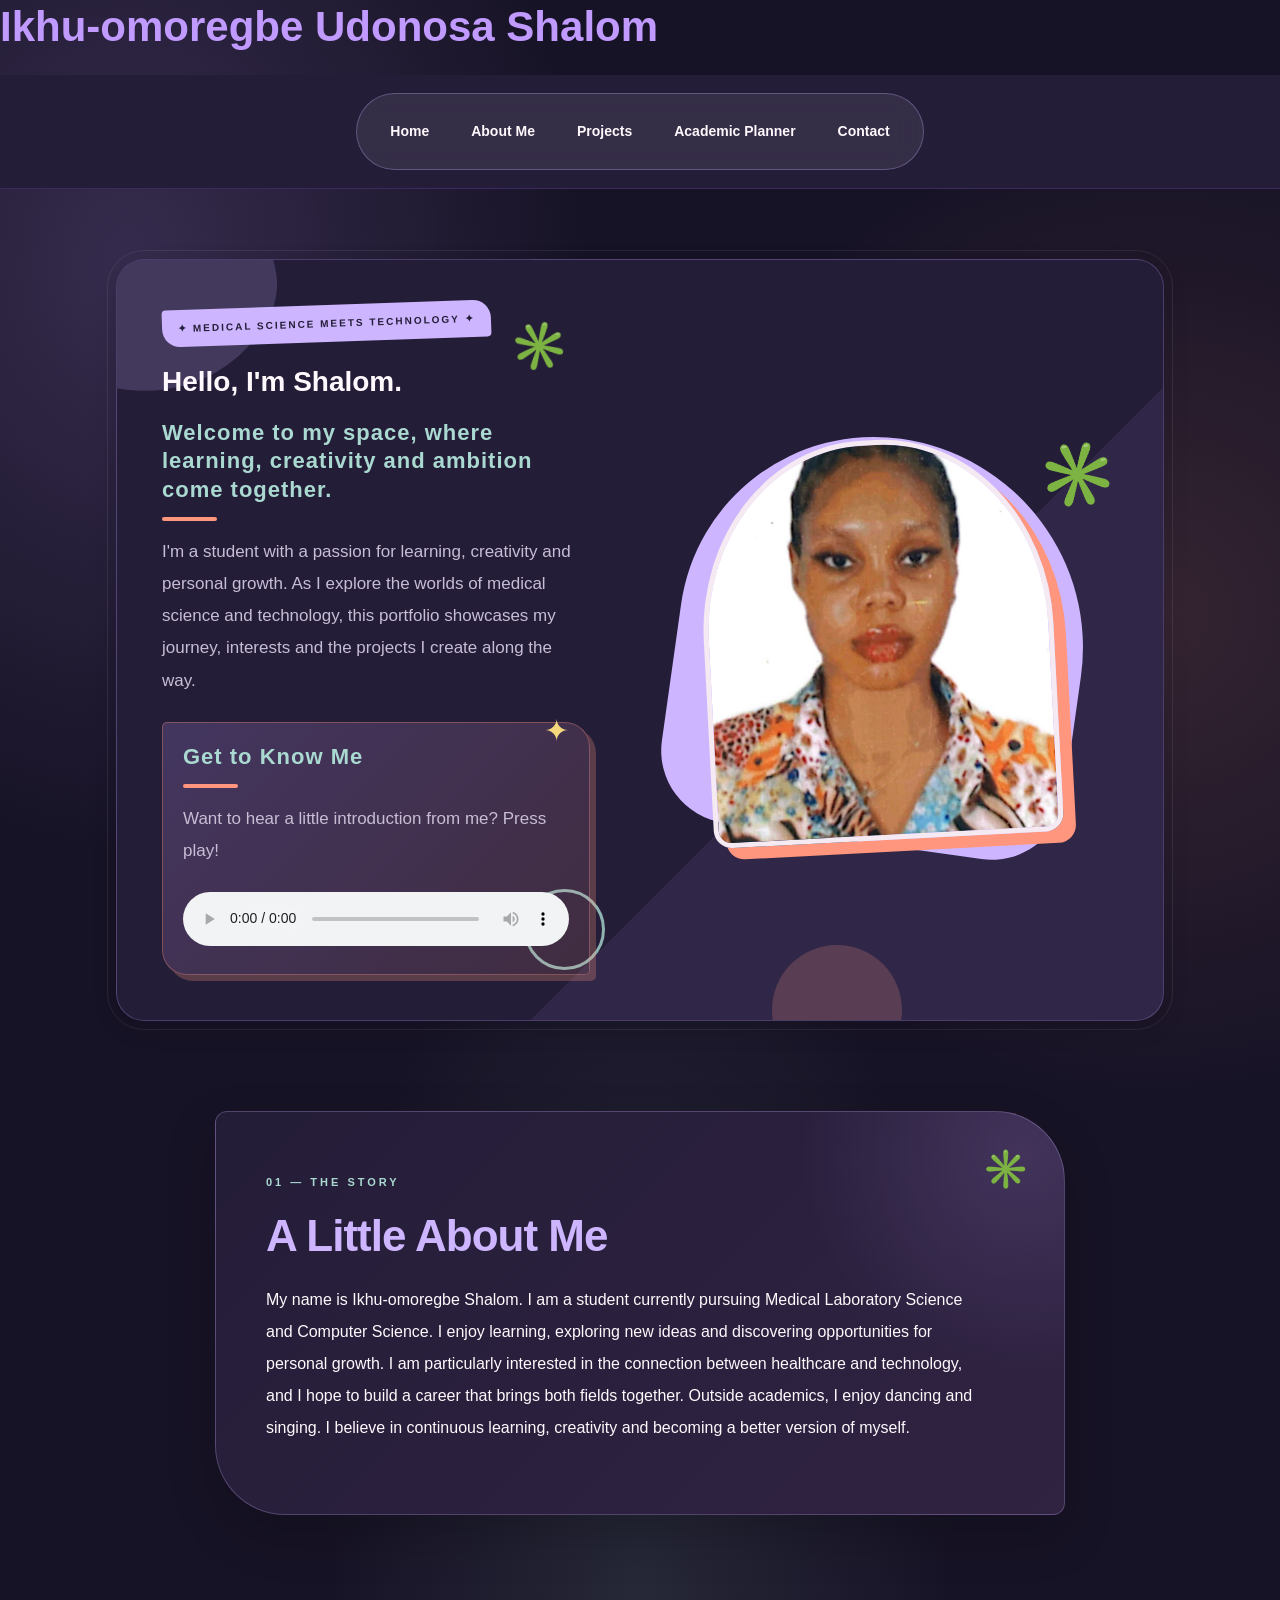
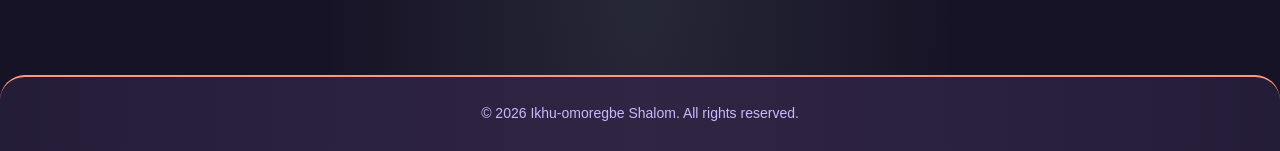
<file: index.html>
<!DOCTYPE html>
<html lang="en">

<head>
      <meta charset="UTF-8">
      <meta name="viewport" content="width=device-width, initial-scale=1.0">
      <link rel="stylesheet" href="style.css">
      <title>Shalom | My Student Portfolio</title>
</head>

<body>
      <header>
        <h1>Ikhu-omoregbe Udonosa Shalom</h1>
      </header>
      <nav>
          <ul>
              <li><a href="index.html">Home</a></li>
              <li><a href="about.html">About Me</a></li>
              <li><a href="projects.html">Projects</a></li>
              <li><a href="planner.html">Academic Planner</a></li>
              <li><a href="contact.html">Contact</a></li>
         </ul>
     </nav>
<main>
      <section class="hero">
        <div class="hero-content">
         <p class="hero-label">✦ MEDICAL SCIENCE MEETS TECHNOLOGY ✦</p>
           <h2>Hello, I'm Shalom.</h2>

           <h3>Welcome to my space, where learning, creativity and ambition come together.</h3>

           <p>
               I'm a student with a passion for learning, creativity and personal growth.
               As I explore the worlds of medical science and technology, this portfolio
               showcases my journey, interests and the projects I create along the way.
          </p>
          <div class="audio-introduction">
    <h3>Get to Know Me</h3>
    <p>Want to hear a little introduction from me? Press play!</p>

    <audio controls>
        <source src="portfolio-introduction.mp4" type="audio/mp4">
        Your browser does not support audio playback.
    </audio>
</div>
</div>

          <div class="hero-image">
              <img src="profile.jpg.jpeg" alt="Portrait of Shalom">
          </div>

        </section>
<!-- BIOGRAPHY SECTION -->
<section class="biography">

    <h2>A Little About Me</h2>

    <p>
        My name is Ikhu-omoregbe Shalom. I am a student
        currently pursuing Medical Laboratory Science
        and Computer Science.

        I enjoy learning, exploring new ideas and discovering
        opportunities for personal growth. I am particularly
        interested in the connection between healthcare
        and technology, and I hope to build a career that
        brings both fields together.

        Outside academics, I enjoy dancing and singing.
        I believe in continuous learning, creativity and
        becoming a better version of myself.
    </p>

</section>

</main>
<footer>
    <p>&copy; 2026 Ikhu-omoregbe Shalom. All rights reserved.</p>
</footer>

</body>
</html>
</file>
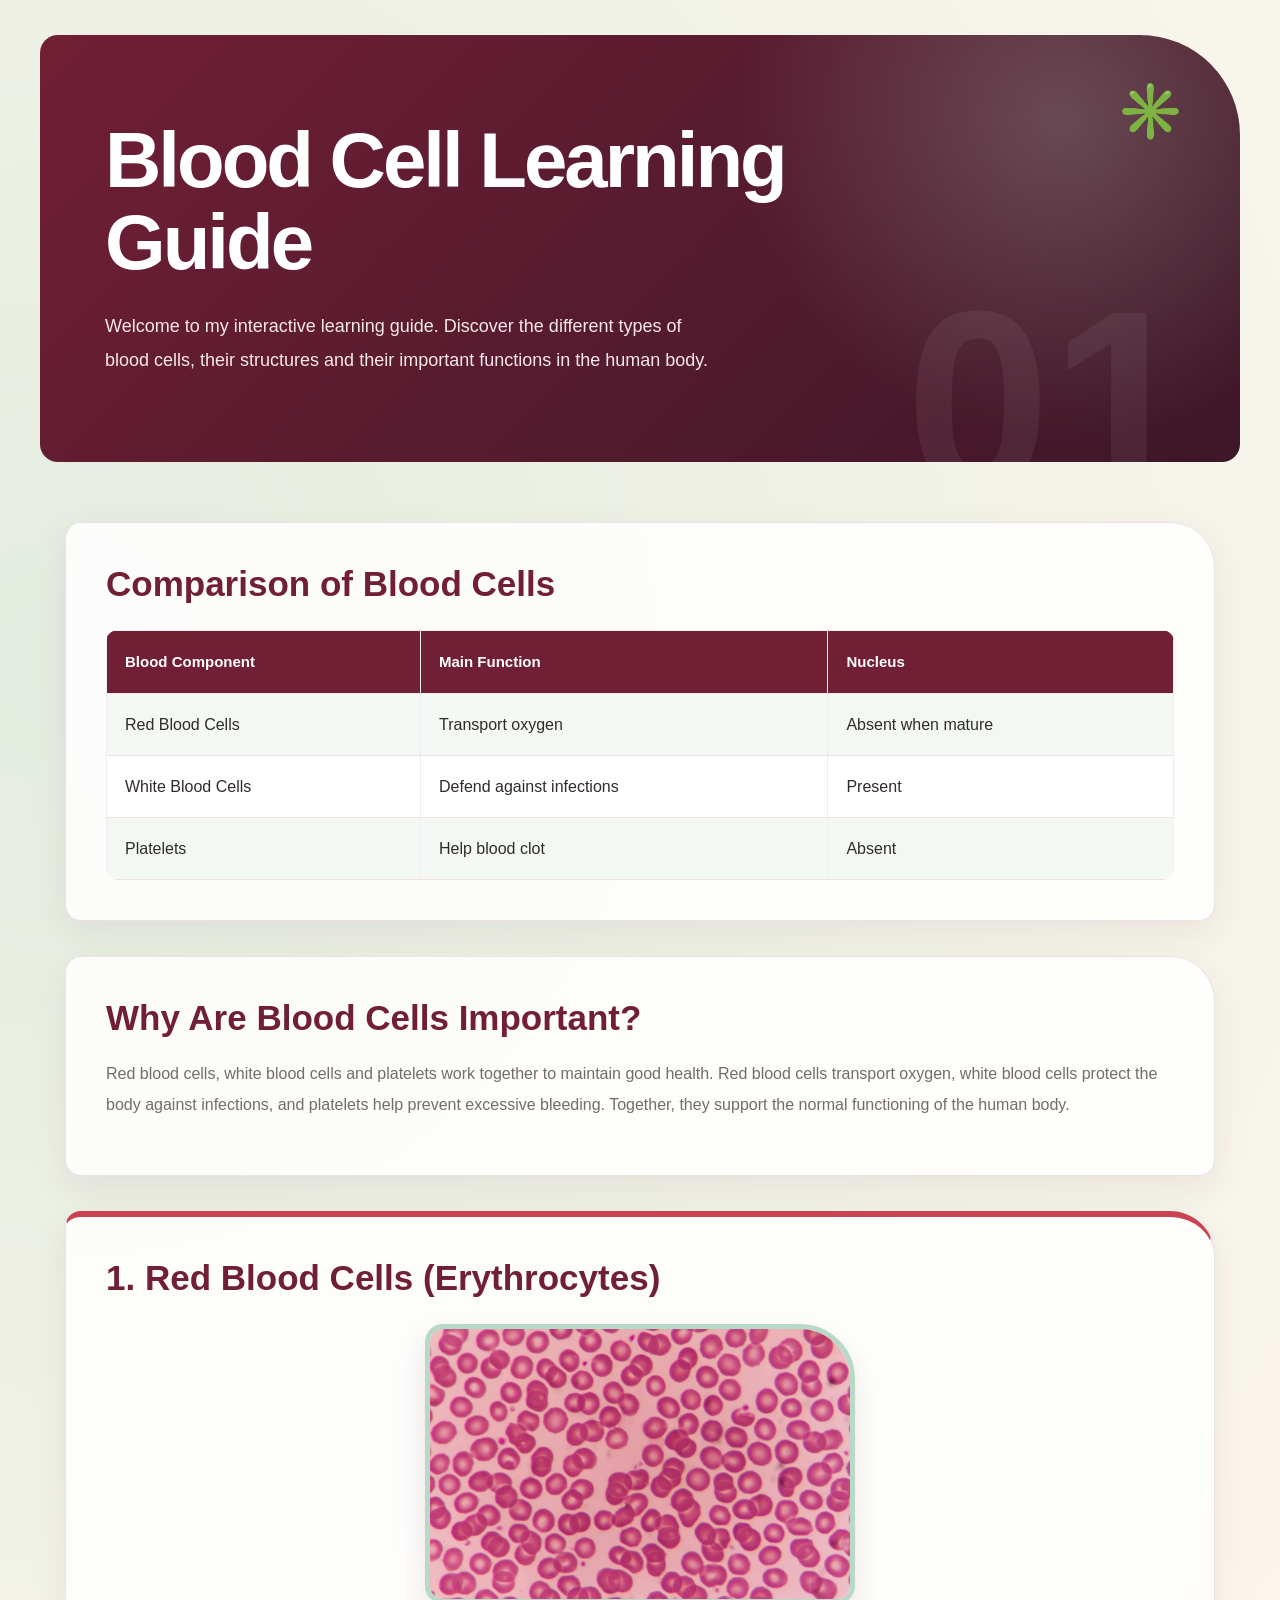
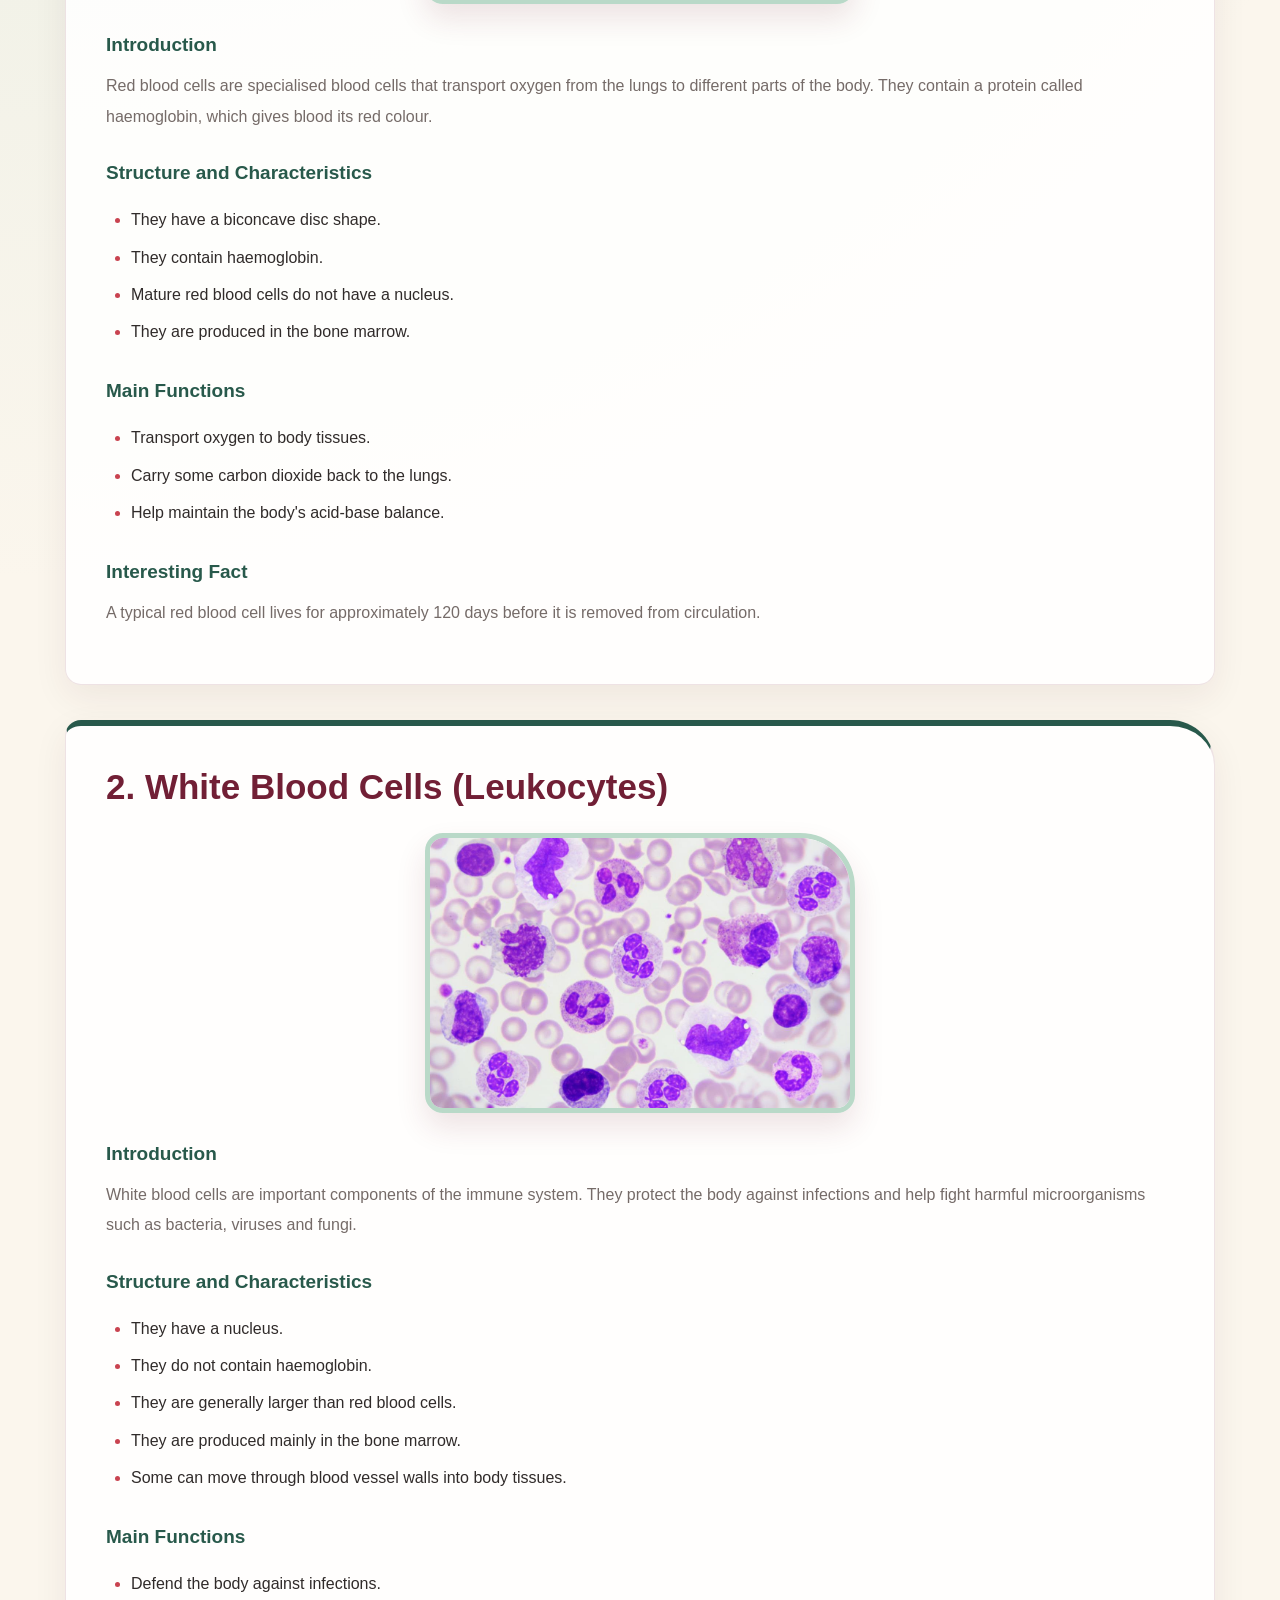
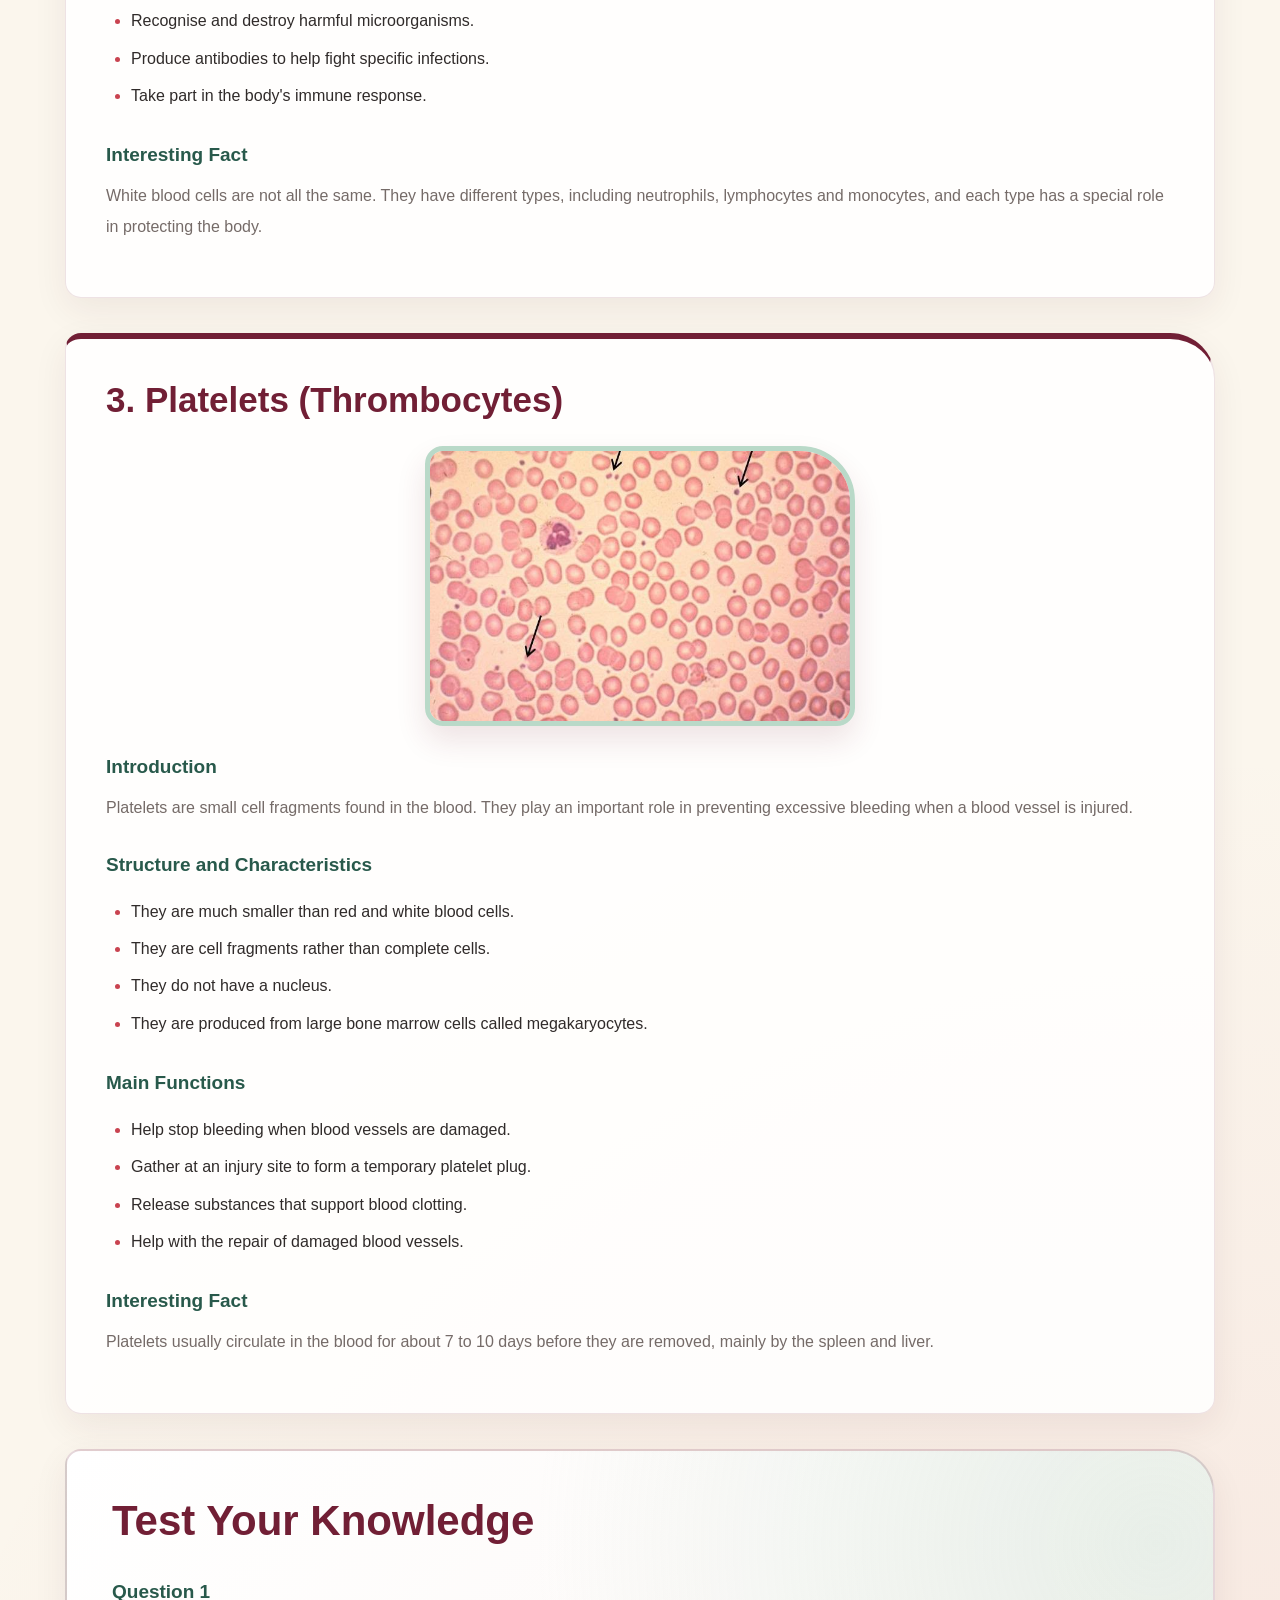
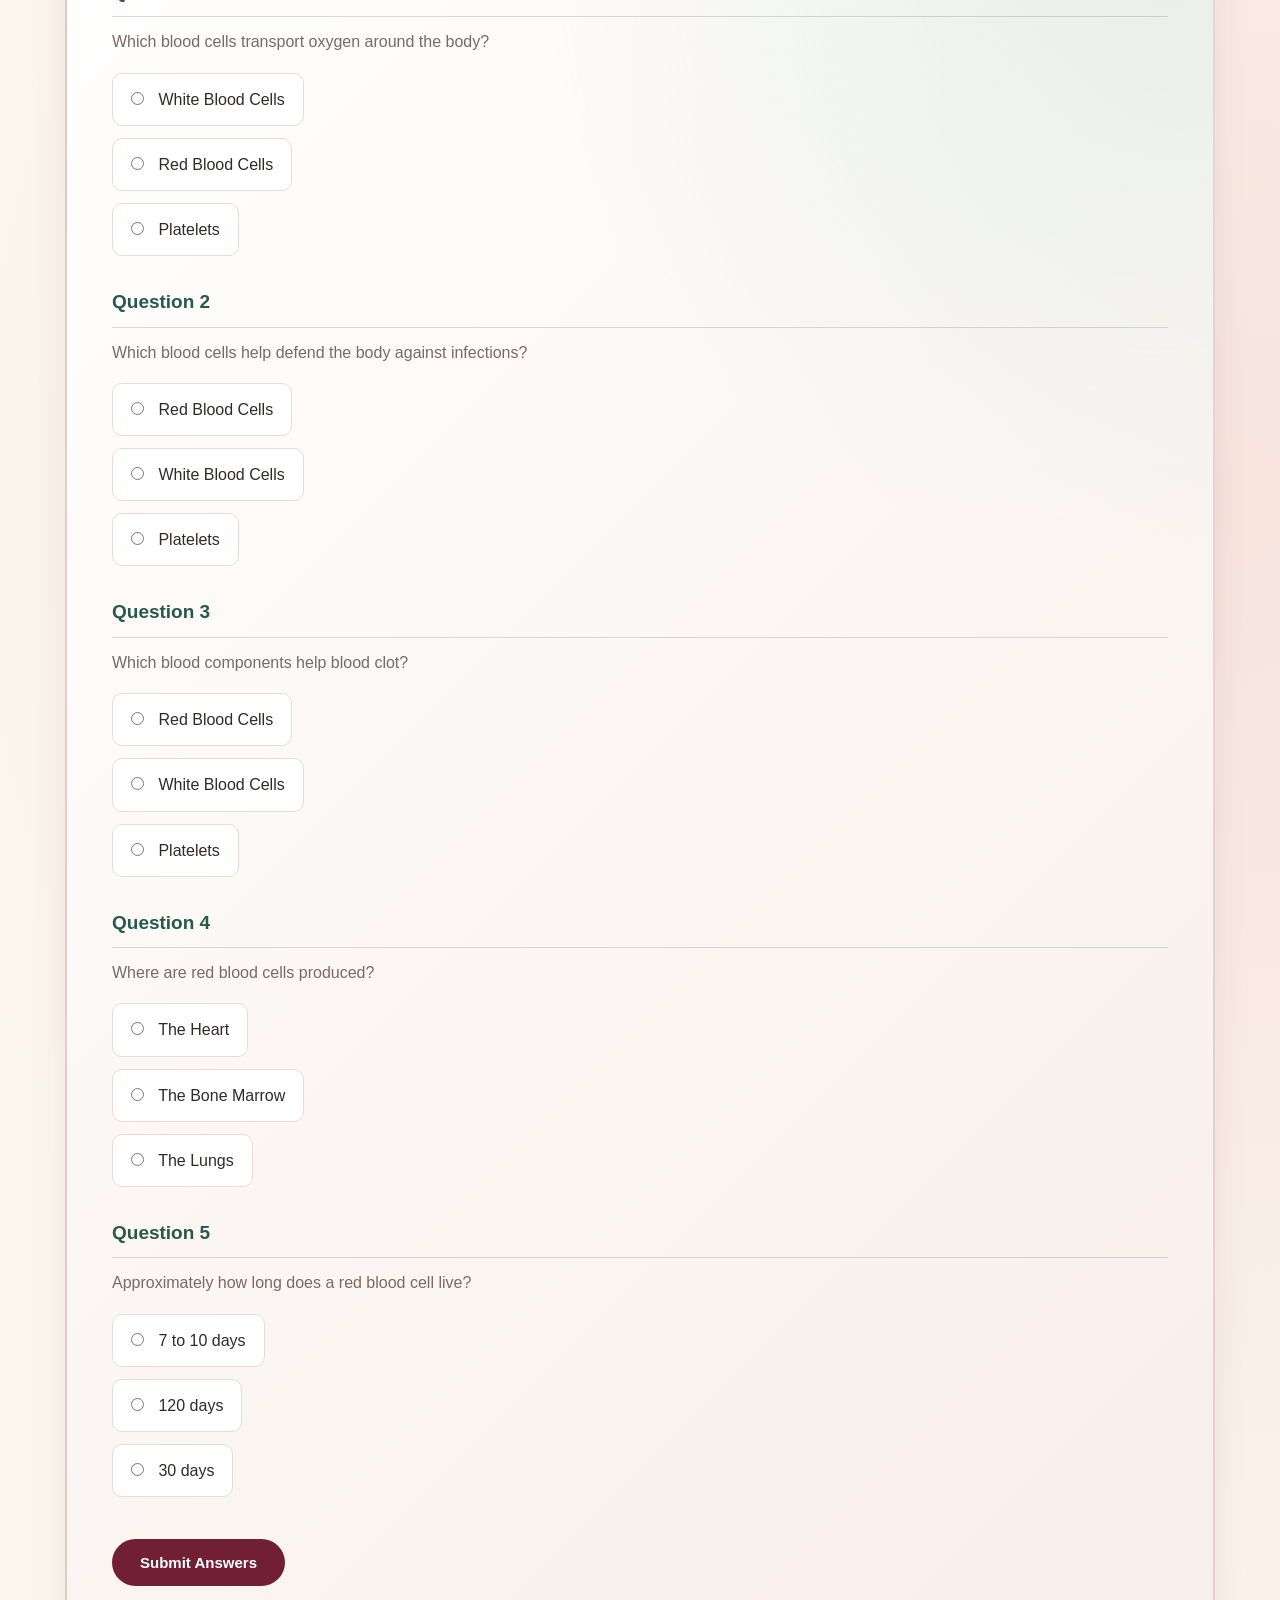
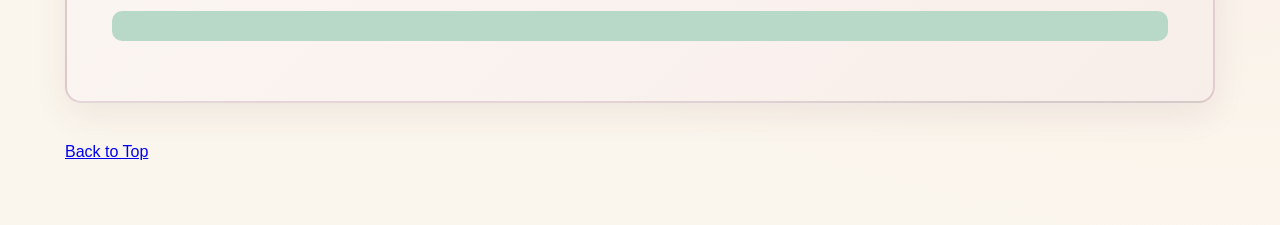
<file: blood-cell-guide/index.html>
<!DOCTYPE html>
<html lang="en">

<head>
    <meta charset="UTF-8">
    <meta name="viewport" content="width=device-width, initial-scale=1.0">
    <link rel="stylesheet" href="blood-style.css">
    <title>Blood Cell Learning Guide</title>
</head>

<body id="top">
<header>
    <h1>Blood Cell Learning Guide</h1>

    <p>
        Welcome to my interactive learning guide.
        Discover the different types of blood cells,
        their structures and their important functions
        in the human body.
    </p>
</header>
<main>
<section>
    <h2>Comparison of Blood Cells</h2>

    <table border="1">
        <tr>
            <th>Blood Component</th>
            <th>Main Function</th>
            <th>Nucleus</th>
        </tr>

        <tr>
            <td>Red Blood Cells</td>
            <td>Transport oxygen</td>
            <td>Absent when mature</td>
        </tr>

        <tr>
            <td>White Blood Cells</td>
            <td>Defend against infections</td>
            <td>Present</td>
        </tr>

        <tr>
            <td>Platelets</td>
            <td>Help blood clot</td>
            <td>Absent</td>
        </tr>
    </table>
</section>
<section>
    <h2>Why Are Blood Cells Important?</h2>

    <p>
        Red blood cells, white blood cells and platelets
        work together to maintain good health. Red blood
        cells transport oxygen, white blood cells protect
        the body against infections, and platelets help
        prevent excessive bleeding. Together, they support
        the normal functioning of the human body.
    </p>
</section>

   <section>
    <h2>1. Red Blood Cells (Erythrocytes)</h2>
    <img src="images/red-blood-cells.jpg.jpeg"
     alt="Red blood cells viewed under a microscope"
     width="400">

    <h3>Introduction</h3>
    <p>
        Red blood cells are specialised blood cells that
        transport oxygen from the lungs to different parts
        of the body. They contain a protein called
        haemoglobin, which gives blood its red colour.
    </p>

    <h3>Structure and Characteristics</h3>
    <ul>
        <li>They have a biconcave disc shape.</li>
        <li>They contain haemoglobin.</li>
        <li>Mature red blood cells do not have a nucleus.</li>
        <li>They are produced in the bone marrow.</li>
    </ul>

    <h3>Main Functions</h3>
    <ul>
        <li>Transport oxygen to body tissues.</li>
        <li>Carry some carbon dioxide back to the lungs.</li>
        <li>Help maintain the body's acid-base balance.</li>
    </ul>

    <h3>Interesting Fact</h3>
    <p>
        A typical red blood cell lives for approximately
        120 days before it is removed from circulation.
    </p>
</section>
<section>
    <h2>2. White Blood Cells (Leukocytes)</h2>
    <img src="images/white-blood-cells.jpg.jpeg"
     alt="White blood cells viewed under a microscope"
     width="400">

    <h3>Introduction</h3>
    <p>
        White blood cells are important components of the
        immune system. They protect the body against
        infections and help fight harmful microorganisms
        such as bacteria, viruses and fungi.
    </p>

    <h3>Structure and Characteristics</h3>
    <ul>
        <li>They have a nucleus.</li>
        <li>They do not contain haemoglobin.</li>
        <li>They are generally larger than red blood cells.</li>
        <li>They are produced mainly in the bone marrow.</li>
        <li>Some can move through blood vessel walls into body tissues.</li>
    </ul>

    <h3>Main Functions</h3>
    <ul>
        <li>Defend the body against infections.</li>
        <li>Recognise and destroy harmful microorganisms.</li>
        <li>Produce antibodies to help fight specific infections.</li>
        <li>Take part in the body's immune response.</li>
    </ul>

    <h3>Interesting Fact</h3>
    <p>
        White blood cells are not all the same. They have
        different types, including neutrophils, lymphocytes
        and monocytes, and each type has a special role in
        protecting the body.
    </p>
</section>
<section>
    <h2>3. Platelets (Thrombocytes)</h2>
    <img src="images/platelets.jpg.jpeg"
     alt="Platelets viewed under a microscope"
     width="400">

    <h3>Introduction</h3>
    <p>
        Platelets are small cell fragments found in the blood.
        They play an important role in preventing excessive
        bleeding when a blood vessel is injured.
    </p>

    <h3>Structure and Characteristics</h3>
    <ul>
        <li>They are much smaller than red and white blood cells.</li>
        <li>They are cell fragments rather than complete cells.</li>
        <li>They do not have a nucleus.</li>
        <li>They are produced from large bone marrow cells called megakaryocytes.</li>
    </ul>

    <h3>Main Functions</h3>
    <ul>
        <li>Help stop bleeding when blood vessels are damaged.</li>
        <li>Gather at an injury site to form a temporary platelet plug.</li>
        <li>Release substances that support blood clotting.</li>
        <li>Help with the repair of damaged blood vessels.</li>
    </ul>

    <h3>Interesting Fact</h3>
    <p>
        Platelets usually circulate in the blood for about
        7 to 10 days before they are removed, mainly by the
        spleen and liver.
    </p>
</section>
<section id="quiz">
    <h2>Test Your Knowledge</h2>

    <form id="blood-cell-quiz">

        <h3>Question 1</h3>
        <p>Which blood cells transport oxygen around the body?</p>

        <label>
            <input type="radio" name="q1" value="wrong">
            White Blood Cells
        </label>

        <label>
            <input type="radio" name="q1" value="correct">
            Red Blood Cells
        </label>

        <label>
            <input type="radio" name="q1" value="wrong">
            Platelets
        </label>

        <h3>Question 2</h3>
        <p>Which blood cells help defend the body against infections?</p>

        <label>
            <input type="radio" name="q2" value="wrong">
            Red Blood Cells
        </label>

        <label>
            <input type="radio" name="q2" value="correct">
            White Blood Cells
        </label>

        <label>
            <input type="radio" name="q2" value="wrong">
            Platelets
        </label>

        <h3>Question 3</h3>
        <p>Which blood components help blood clot?</p>

        <label>
            <input type="radio" name="q3" value="wrong">
            Red Blood Cells
        </label>

        <label>
            <input type="radio" name="q3" value="wrong">
            White Blood Cells
        </label>

        <label>
            <input type="radio" name="q3" value="correct">
            Platelets
        </label>
<h3>Question 4</h3>
<p>Where are red blood cells produced?</p>

<label>
    <input type="radio" name="q4" value="wrong">
    The Heart
</label>

<label>
    <input type="radio" name="q4" value="correct">
    The Bone Marrow
</label>

<label>
    <input type="radio" name="q4" value="wrong">
    The Lungs
</label>
<h3>Question 5</h3>
<p>Approximately how long does a red blood cell live?</p>

<label>
    <input type="radio" name="q5" value="wrong">
    7 to 10 days
</label>

<label>
    <input type="radio" name="q5" value="correct">
    120 days
</label>

<label>
    <input type="radio" name="q5" value="wrong">
    30 days
</label>
        <button type="button" onclick="checkQuiz()">Submit Answers</button>

    </form>

    <p id="quiz-result"></p>
</section>

<p>
    <a href="#top">Back to Top</a>
</p>
</main>
<script>
    function checkQuiz() {
        let score = 0;

        const answers = ["q1", "q2", "q3", "q4", "q5"];

        for (let question of answers) {
            const selectedAnswer = document.querySelector(
                'input[name="' + question + '"]:checked'
            );

            if (selectedAnswer === null) {
                document.getElementById("quiz-result").textContent =
                    "Please answer all five questions before submitting.";
                return;
            }

            if (selectedAnswer.value === "correct") {
                score++;
            }
        }

        document.getElementById("quiz-result").textContent =
            "You scored " + score + " out of 5!";
    }
</script>

</body>
</html>
</file>
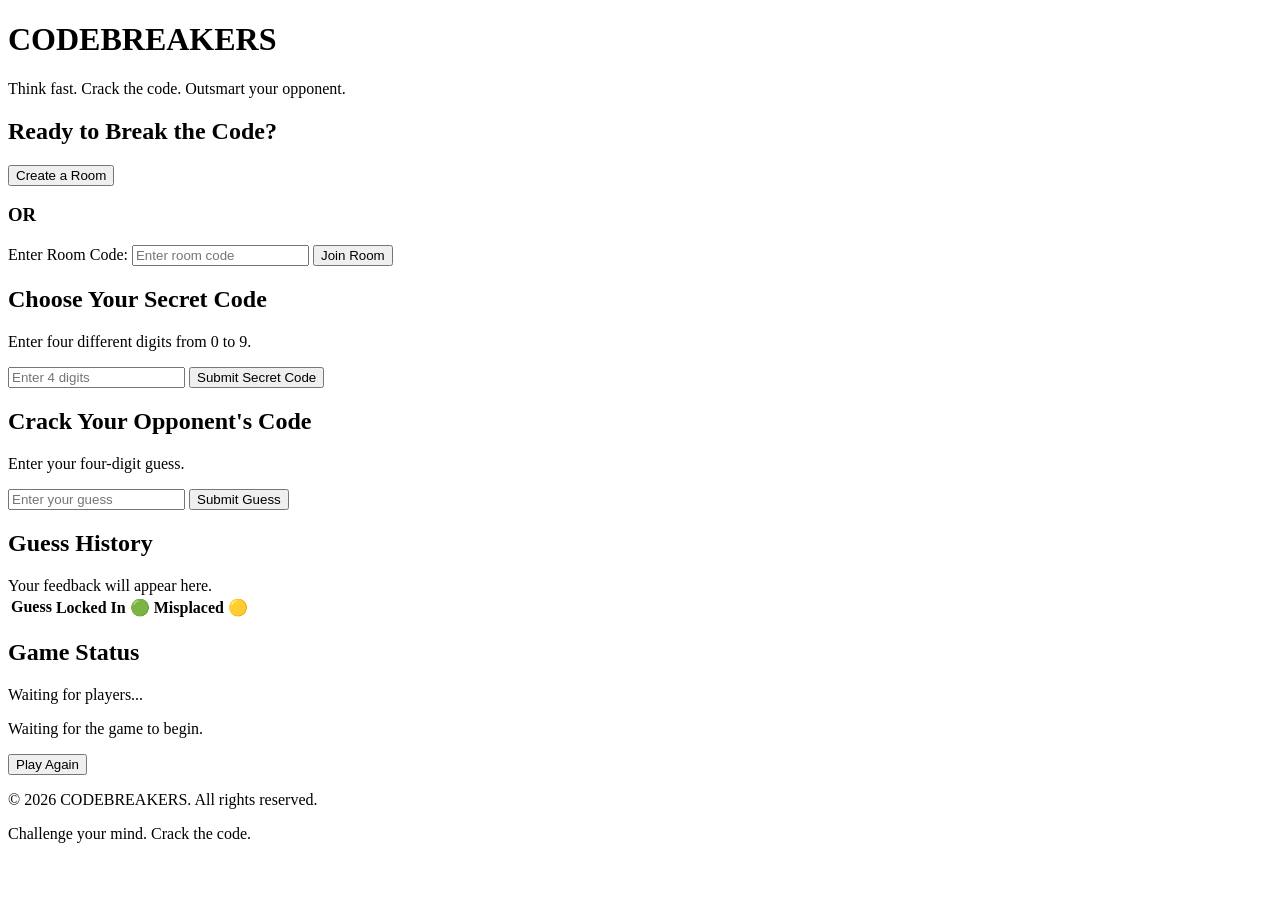
<file: codebreakers/index.html>
<!DOCTYPE html>
<html lang="en">
<head>
    <meta charset="UTF-8">
    <meta name="viewport" content="width=device-width, initial-scale=1.0">
    <title>CODEBREAKERS - Number Guessing Game</title>
</head>
<body>
<header>
    <h1>CODEBREAKERS</h1>
    <p>Think fast. Crack the code. Outsmart your opponent.</p>
</header>
<main>
    <section id="game-menu">
        <h2>Ready to Break the Code?</h2>

        <button id="create-room" onclick="createRoom()">Create a Room</button>

        <h3>OR</h3>

        <label for="room-code">Enter Room Code:</label>
        <input type="text" id="room-code" placeholder="Enter room code">

        <button id="join-room" onclick="joinRoom">Join Room</button>
    </section>
    <section id="secret-code-section">
    <h2>Choose Your Secret Code</h2>

    <p>Enter four different digits from 0 to 9.</p>

    <input type="password" id="secret-code" maxlength="4" pattern="[0-9]{4}" inputmode="numeric" placeholder="Enter 4 digits">

    <button id="submit-secret-code" onclick="submitSecretCode()">Submit Secret Code</button>
</section>
<section id="guess-section">
    <h2>Crack Your Opponent's Code</h2>

    <p>Enter your four-digit guess.</p>

    <input type="text" id="guess-input" maxlength="4" pattern="[0-9]{4}" inputmode="numeric" placeholder="Enter your guess">
    <button id="submit-guess" onclick="submitGuess()">Submit Guess</button>
</section>
<section id="feedback-section">
    <h2>Guess History</h2>

    <div id="feedback-message">
        Your feedback will appear here.
    </div>

    <table>
        <thead>
            <tr>
                <th>Guess</th>
                <th>Locked In 🟢</th>
                <th>Misplaced 🟡</th>
            </tr>
        </thead>

        <tbody id="guess-history">
        </tbody>
    </table>
</section>
<section id="game-status">
    <h2>Game Status</h2>

    <p id="player-status">Waiting for players...</p>

    <p id="turn-status">Waiting for the game to begin.</p>

    <div id="winner-message"></div>

    <button id="play-again" onclick="playAgain()">Play Again</button>
</section>
</main>
<footer>
    <p>&copy; 2026 CODEBREAKERS. All rights reserved.</p>
    <p>Challenge your mind. Crack the code.</p>
</footer>
<script src="https://cdn.socket.io/4.7.5/socket.io.min.js"></script>
<script>
const socket = io();
let currentRoomCode = "";
let playerNumber = 0;
let gameStarted = false;
socket.on("room_created", function(data) {
    currentRoomCode = data.room_code;

    document.getElementById("room-code").textContent = currentRoomCode;
});
socket.on("room_joined", function(data) {
socket.on("secret_received", function(data) {
    document.getElementById("player-status").textContent =
        data.message;
});
socket.on("game_ready", function(data) {
    gameStarted = true;

    document.getElementById("player-status").textContent =
        data.message;

    document.getElementById("turn-status").textContent =
        "Player 1 goes first!";
});
socket.on("guess_result", function(data) {
    displayFeedback({
        lockedIn: data.locked_in,
        misplaced: data.misplaced
    });

    if (data.winner) {
        document.getElementById("winner-message").textContent =
            "🎉 YOU CRACKED THE CODE! YOU WIN!";
    }

    document.getElementById("guess-input").value = "";
});
socket.on("turn_changed", function(data) {
    if (data.current_player === socket.id) {
        document.getElementById("turn-status").textContent =
            "It's your turn! Make a guess.";
    } else {
        document.getElementById("turn-status").textContent =
            "It's your opponent's turn. Please wait.";
    }
});
socket.on("opponent_guessed", function(data) {
    document.getElementById("player-status").textContent =
        data.message;
});
socket.on("opponent_won", function(data) {
    document.getElementById("winner-message").textContent =
        "Your opponent cracked your code! You lost.";

    document.getElementById("turn-status").textContent =
        "Game over.";
});
socket.on("error_message", function(data) {
    alert(data.message);
});
    currentRoomCode = data.room_code;
    playerNumber = 2;

    alert("You have joined room " + currentRoomCode);
});
socket.on("player_joined", function(data) {
    document.getElementById("player-status").textContent =
        "Your opponent has joined! Both players can get ready.";
});

function createRoom() {
    socket.emit("create_room");
}
function joinRoom() {
    const roomCode = document.getElementById("room-code").value.trim();

    if (roomCode === "") {
        alert("Please enter a room code.");
        return;
    }

    socket.emit("join_room", {
        room_code: roomCode
    });
}
function playAgain() {
    location.reload();
}
function validateSecretCode(code) {
if (!/^\d{4}$/.test(code)) {
    alert("Your secret code must contain exactly four digits.");
    return false;
}
if (new Set(code).size !== 4) {
    alert("Your secret code must contain four different digits.");
    return false;
}
return true;
}
function submitSecretCode() {
    const code = document.getElementById("secret-code").value;

    if (!validateSecretCode(code)) {
        return;
    }

    if (currentRoomCode === "") {
        alert("Please create or join a room first.");
        return;
    }

    socket.emit("submit_secret", {
        room_code: currentRoomCode,
        secret_code: code
    });

    document.getElementById("player-status").textContent =
        "Secret code submitted. Waiting for your opponent...";
}
function checkGuess(guess, secretCode) {
let lockedIn = 0;
let misplaced = 0;
for (let i = 0; i < 4; i++) {
    if (guess[i] === secretCode[i]) {
        lockedIn++;
    }
}
for (let i = 0; i < 4; i++) {
    if (
        guess[i] !== secretCode[i] &&
        secretCode.includes(guess[i])
    ) {
        misplaced++;
    }
}
return {
    lockedIn: lockedIn,
    misplaced: misplaced
};
}

function displayFeedback(result) {
    const feedback = document.getElementById("feedback-message");

    if (result.lockedIn === 0 && result.misplaced === 0) {
        feedback.textContent = "🔴 NO MATCH";
    } else {
        feedback.textContent =
            "🟢 LOCKED IN: " + result.lockedIn +
            " | 🟡 MISPLACED: " + result.misplaced;
    }
}
function submitGuess() {
    const guess = document.getElementById("guess-input").value;

    if (!/^\d{4}$/.test(guess) || new Set(guess).size !== 4) {
        alert("Enter four different digits from 0 to 9.");
        return;
    }

    if (currentRoomCode === "") {
        alert("Please create or join a room first.");
        return;
    }

    socket.emit("submit_guess", {
        room_code: currentRoomCode,
        guess: guess
    });

    document.getElementById("feedback-message").textContent =
        "Guess submitted. Waiting for feedback...";
}
</script>
</body>
</html>
</file>
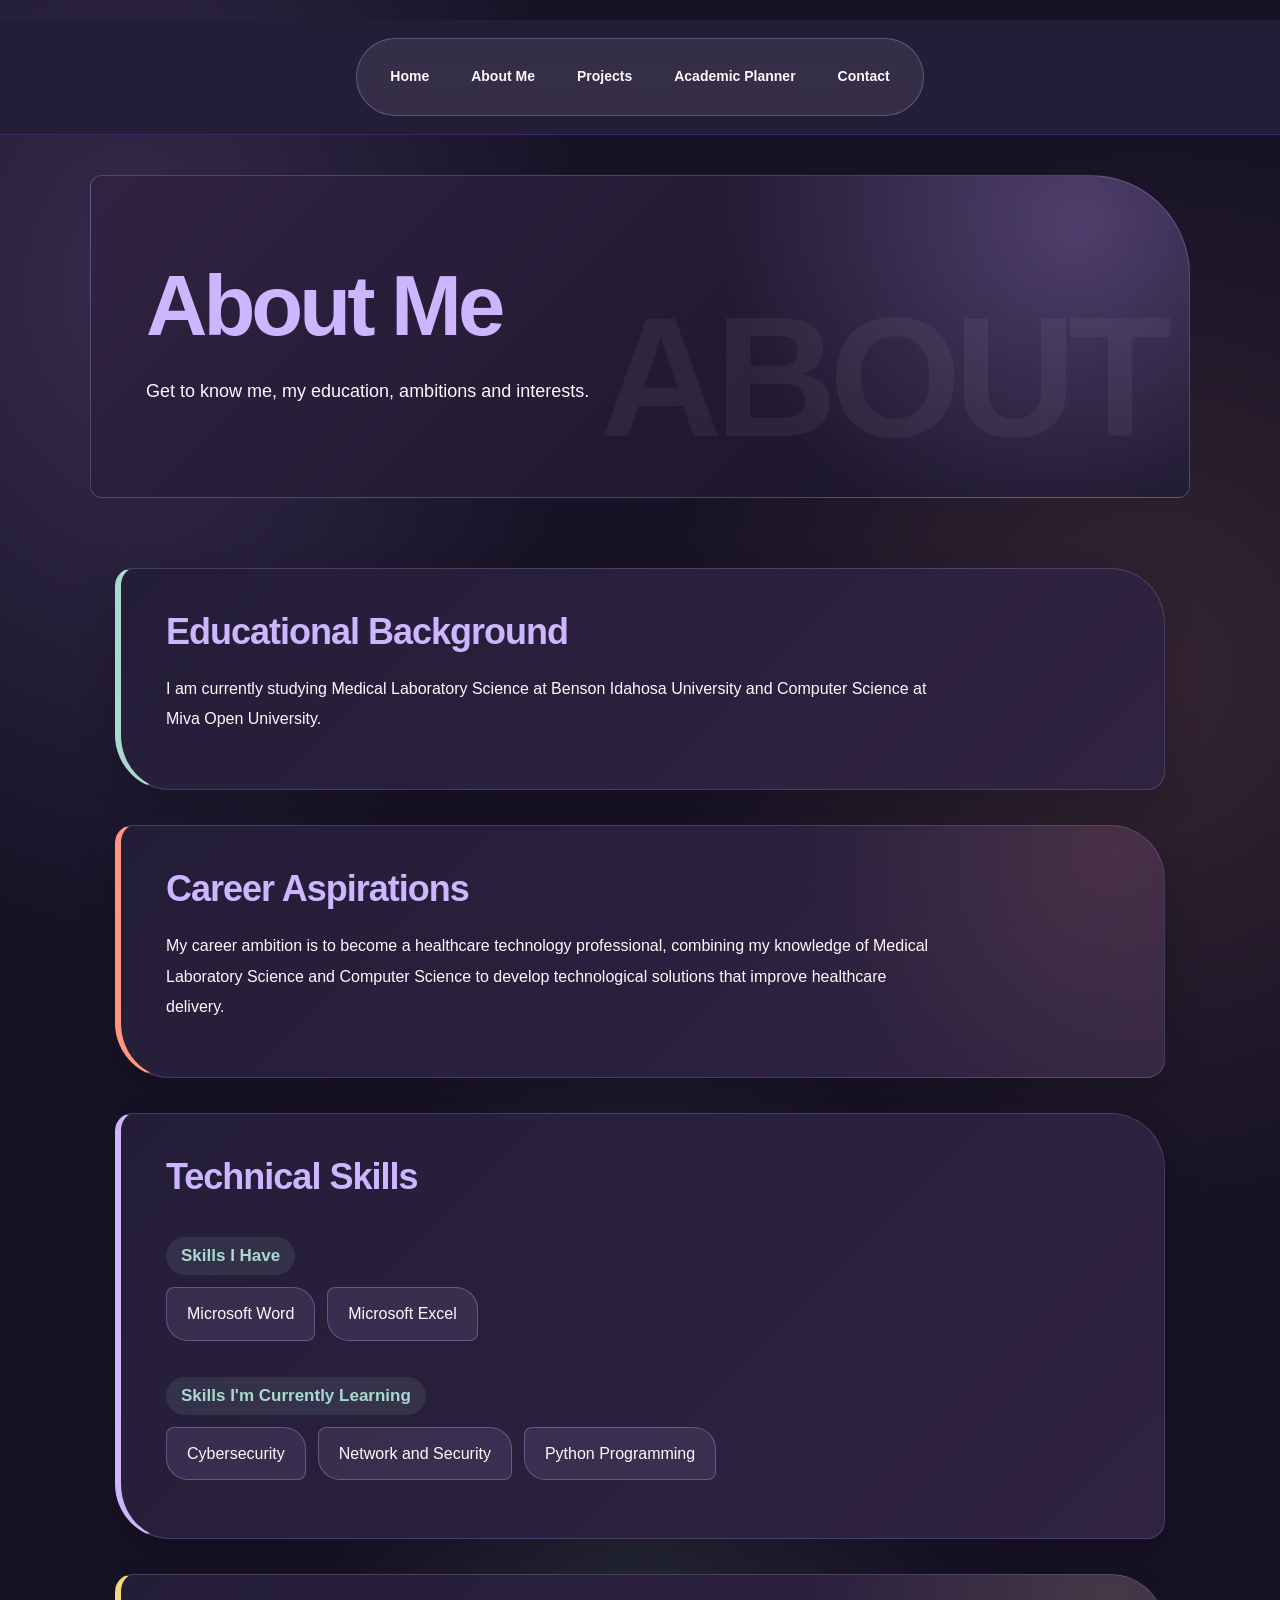
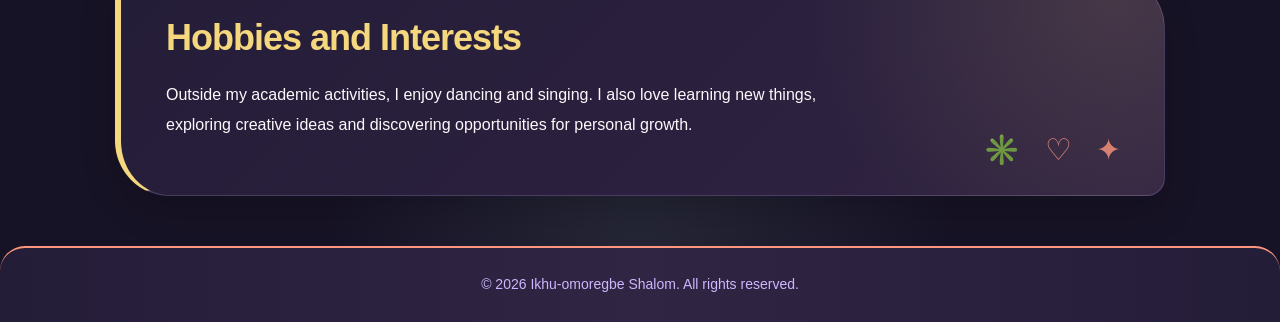
<file: about.html>
<!DOCTYPE html>
<html lang="en">

<head>
    <meta charset="UTF-8">
    <meta name="viewport" content="width=device-width, initial-scale=1.0">
    <link rel="stylesheet" href="style.css">
    <title>About Me | Shalom</title>
</head>

<body class="about-page">
   <nav>
    <ul>
        <li><a href="index.html">Home</a></li>
        <li><a href="about.html">About Me</a></li>
        <li><a href="projects.html">Projects</a></li>
        <li><a href="planner.html">Academic Planner</a></li>
        <li><a href="contact.html">Contact</a></li>
    </ul>
   </nav>
    <header class="about-hero">
        <h1>About Me</h1>
        <p>Get to know me, my education, ambitions and interests.</p>
    </header>
<section class="about-section education-section">
    <h2>Educational Background</h2>

    <p>
        I am currently studying Medical Laboratory Science
        at Benson Idahosa University and Computer Science
        at Miva Open University.
    </p>
</section>

<section class="about-section career-section">
    <h2>Career Aspirations</h2>

    <p>
        My career ambition is to become a healthcare
        technology professional, combining my knowledge
        of Medical Laboratory Science and Computer Science
        to develop technological solutions that improve
        healthcare delivery.
    </p>
</section>

<section class="about-section skills-section">
    <h2>Technical Skills</h2>

    <h3>Skills I Have</h3>
    <ul>
        <li>Microsoft Word</li>
        <li>Microsoft Excel</li>
    </ul>

    <h3>Skills I'm Currently Learning</h3>
    <ul>
        <li>Cybersecurity</li>
        <li>Network and Security</li>
        <li>Python Programming</li>
    </ul>
</section>

<section class="about-section hobbies-section">
    <h2>Hobbies and Interests</h2>

    <p>
        Outside my academic activities, I enjoy dancing
        and singing. I also love learning new things,
        exploring creative ideas and discovering
        opportunities for personal growth.
    </p>
</section>
<footer>
    <p>&copy; 2026 Ikhu-omoregbe Shalom. All rights reserved.</p>
</footer>
</body>
</html>
</file>
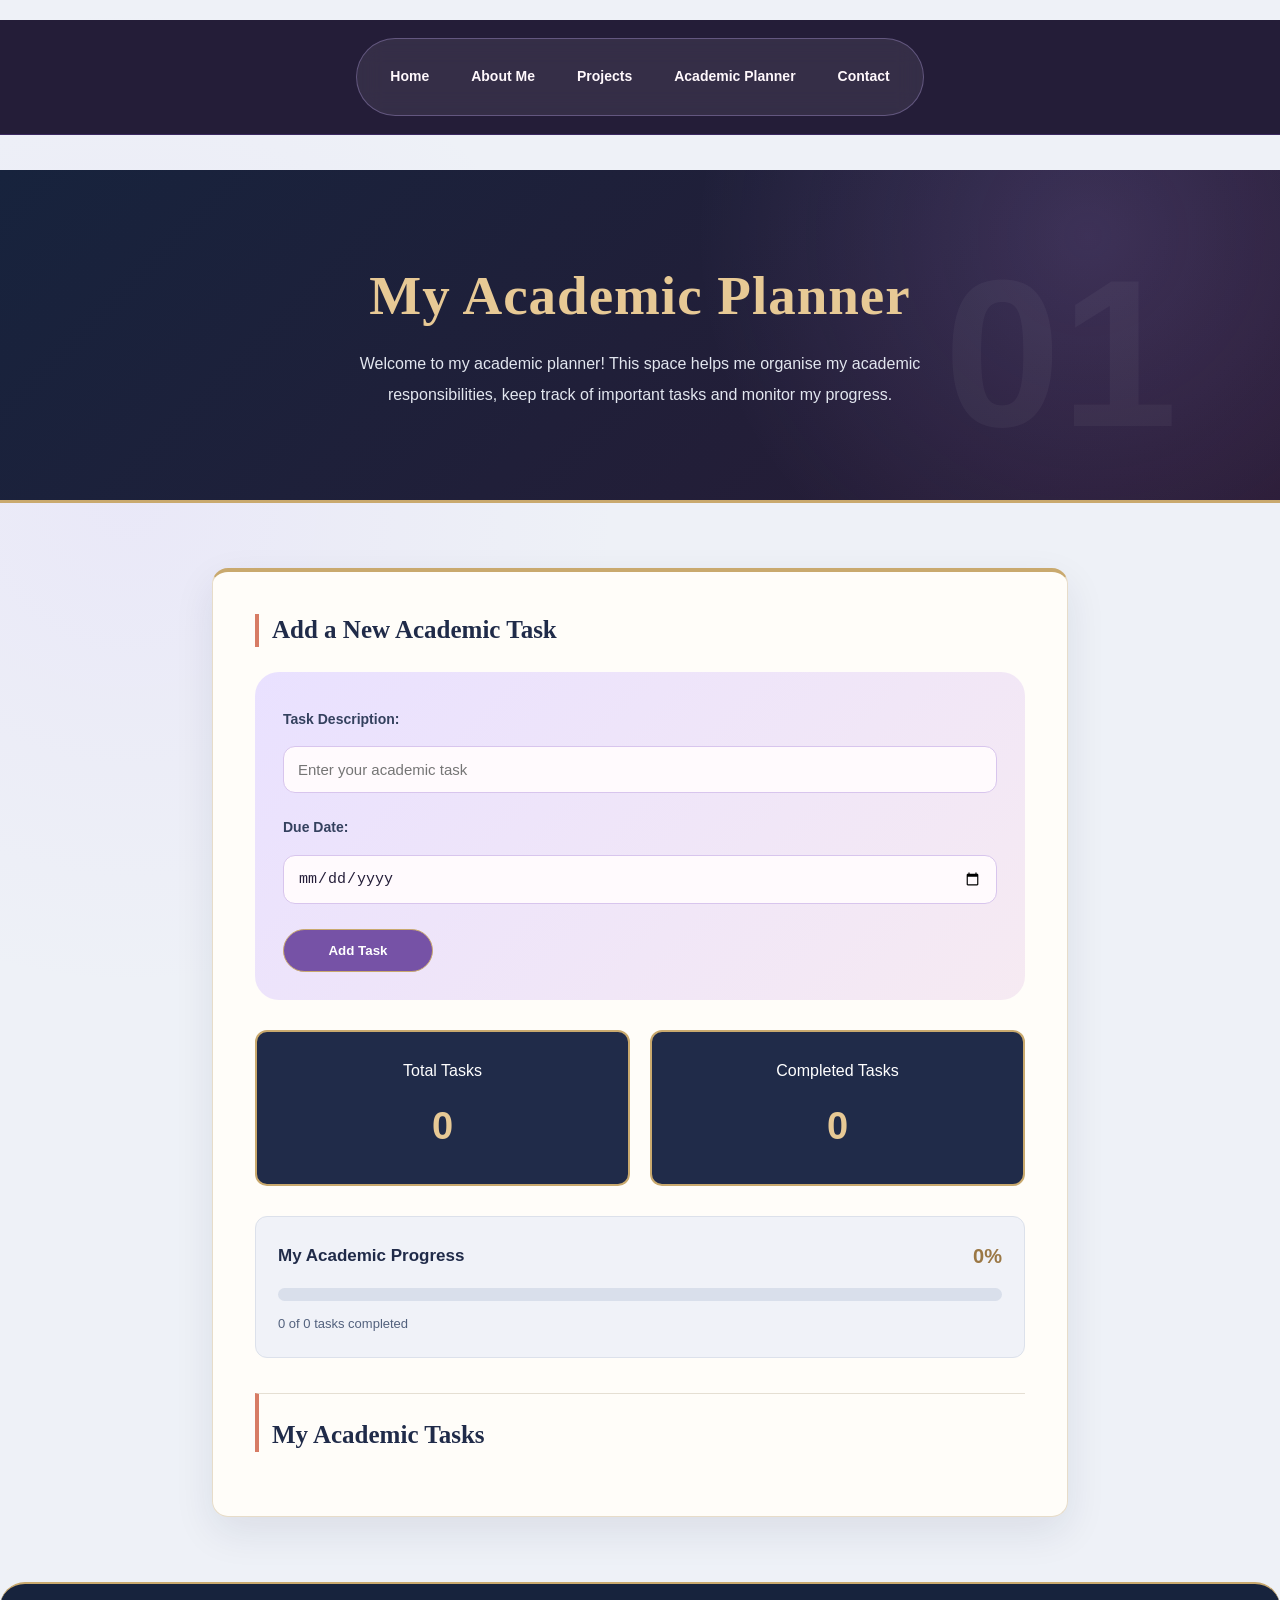
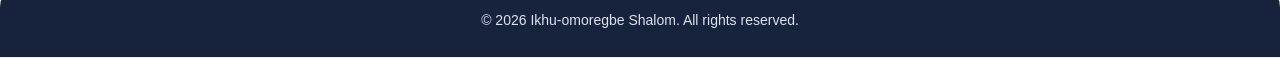
<file: planner.html>
<!DOCTYPE html>
<html lang="en">

<head>
    <meta charset="UTF-8">
    <meta name="viewport" content="width=device-width, initial-scale=1.0">
    <link rel="stylesheet" href="style.css">
    <title>Academic Planner | Shalom</title>
</head>

<body class="planner-page">
<nav>
    <ul>
        <li><a href="index.html">Home</a></li>
        <li><a href="about.html">About Me</a></li>
        <li><a href="projects.html">Projects</a></li>
        <li><a href="planner.html">Academic Planner</a></li>
        <li><a href="contact.html">Contact</a></li>
    </ul>
</nav>
<header class="planner-hero">
    <h1>My Academic Planner</h1>

    <p>
        Welcome to my academic planner! This space helps
        me organise my academic responsibilities, keep
        track of important tasks and monitor my progress.
    </p>
</header>
<main class="planner-main">

    <section class="planner-card">
        <h2>Add a New Academic Task</h2>

        <form id="task-form"
        class="planner-form">

            <label for="task-input">Task Description:</label>
            <input
                type="text"
                id="task-input"
                placeholder="Enter your academic task"
                required
            >

            <label for="task-date">Due Date:</label>
            <input
                type="date"
                id="task-date"
                required
            >

            <button type="submit">Add Task</button>

        </form>
        <div class="task-summary">

    <div class="summary-box">
        <p>Total Tasks</p>
        <strong id="total-tasks">0</strong>
    </div>

    <div class="summary-box">
        <p>Completed Tasks</p>
        <strong id="completed-tasks">0</strong>
    </div>


</div>
<div class="progress-section">

    <div class="progress-heading">
        <h3>My Academic Progress</h3>
        <span id="progress-percentage">0%</span>
    </div>

    <div class="progress-track">
        <div id="progress-fill" class="progress-fill"></div>
    </div>

    <p id="progress-text">0 of 0 tasks completed</p>

</div>
        <h2>My Academic Tasks</h2>

<ul id="task-list"
class="task-list">
    <!-- Added tasks will appear here -->
</ul>
    </section>

</main>
<script>
let tasks = [];

const taskForm = document.getElementById("task-form");
const taskInput = document.getElementById("task-input");
const taskDate = document.getElementById("task-date");
const taskList = document.getElementById("task-list");

const totalTasksDisplay = document.getElementById("total-tasks");
const completedTasksDisplay = document.getElementById("completed-tasks");
const progressPercentage = document.getElementById("progress-percentage");
const progressFill = document.getElementById("progress-fill");
const progressText = document.getElementById("progress-text");

// Update the dashboard counters
function updateSummary() {

    // Count all tasks
    totalTasksDisplay.textContent = tasks.length;

    // Count completed tasks
    const completedCount = tasks.filter(function(task) {
        return task.completed === true;
    }).length;

    completedTasksDisplay.textContent = completedCount;

    // Calculate completion percentage
    let percentage = 0;

    if (tasks.length > 0) {
        percentage = Math.round((completedCount / tasks.length) * 100);
    }

    // Update progress bar
    progressPercentage.textContent = percentage + "%";
    progressFill.style.width = percentage + "%";

    // Update progress description
    progressText.textContent =
        completedCount + " of " + tasks.length + " tasks completed";
}


// Display all tasks
function displayTasks() {
    taskList.innerHTML = "";

    tasks.forEach(function(task) {
        const taskItem = document.createElement("li");

        const taskText = document.createElement("span");
        taskText.textContent = task.name + " - Due: " + task.date;

        if (task.completed) {
            taskText.style.textDecoration = "line-through";
            taskText.style.color = "#78836d";
        }

        taskItem.appendChild(taskText);

        const completeButton = document.createElement("button");
        completeButton.textContent = task.completed
            ? "Completed"
            : "Mark as Completed";

        completeButton.disabled = task.completed;

       completeButton.addEventListener("click", function() {

    task.completed = true;

    updateSummary();
    displayTasks();

});

        taskItem.appendChild(completeButton);

        const deleteButton = document.createElement("button");
        deleteButton.textContent = "Delete";

        deleteButton.addEventListener("click", function() {
            tasks = tasks.filter(function(item) {
                return item !== task;
            });

            displayTasks();
            updateSummary();
        });

        taskItem.appendChild(deleteButton);

        taskList.appendChild(taskItem);
    });
}

// Add a new academic task
taskForm.addEventListener("submit", function(event) {
    event.preventDefault();

    const taskName = taskInput.value.trim();
    const dueDate = taskDate.value;

    if (taskName === "" || dueDate === "") {
        alert("Please enter a task and due date.");
        return;
    }

    const task = {
        name: taskName,
        date: dueDate,
        completed: false
    };

    tasks.push(task);

    displayTasks();
    updateSummary();

    taskForm.reset();
});

// Show the initial counters
updateSummary();

    
console.log("Total counter:", totalTasksDisplay);
console.log("Completed counter:", completedTasksDisplay);

</script>
<footer>
    <p>&copy; 2026 Ikhu-omoregbe Shalom. All rights reserved.</p>
</footer>
</body>
</html>
</file>
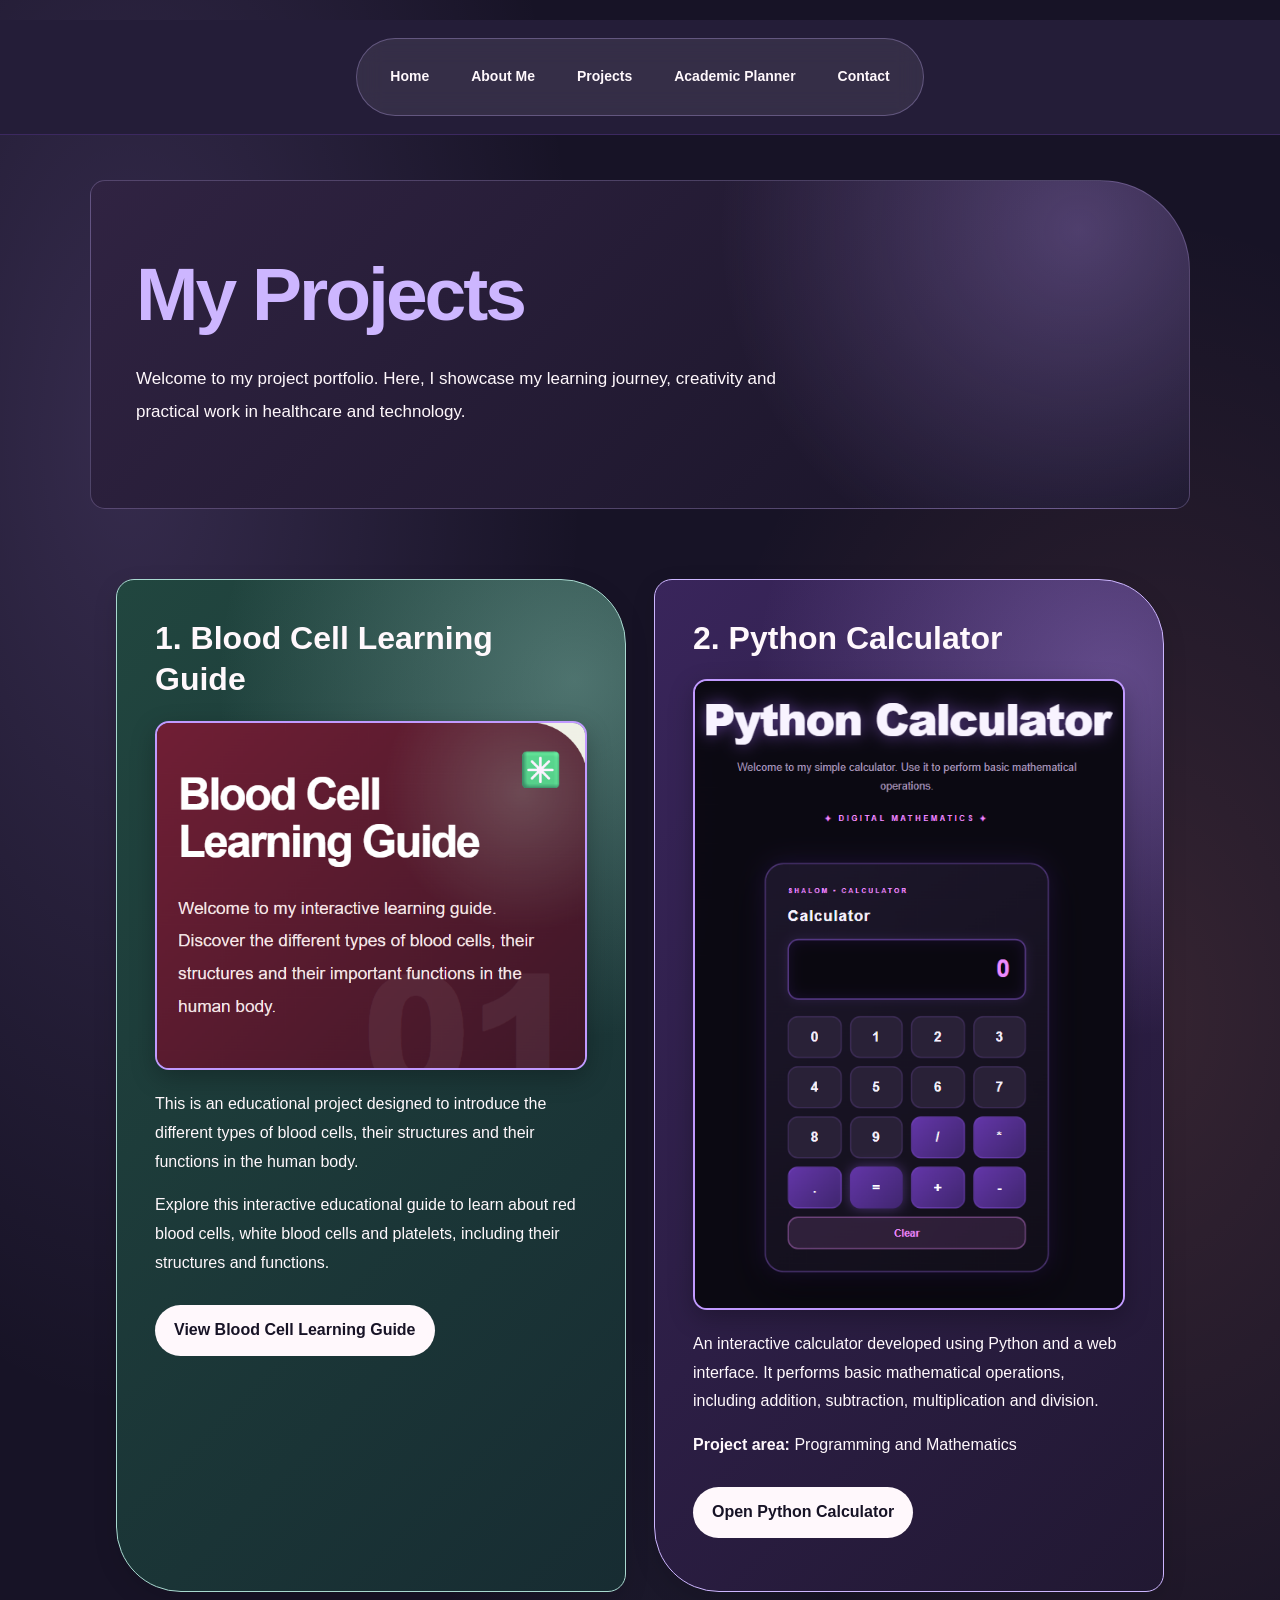
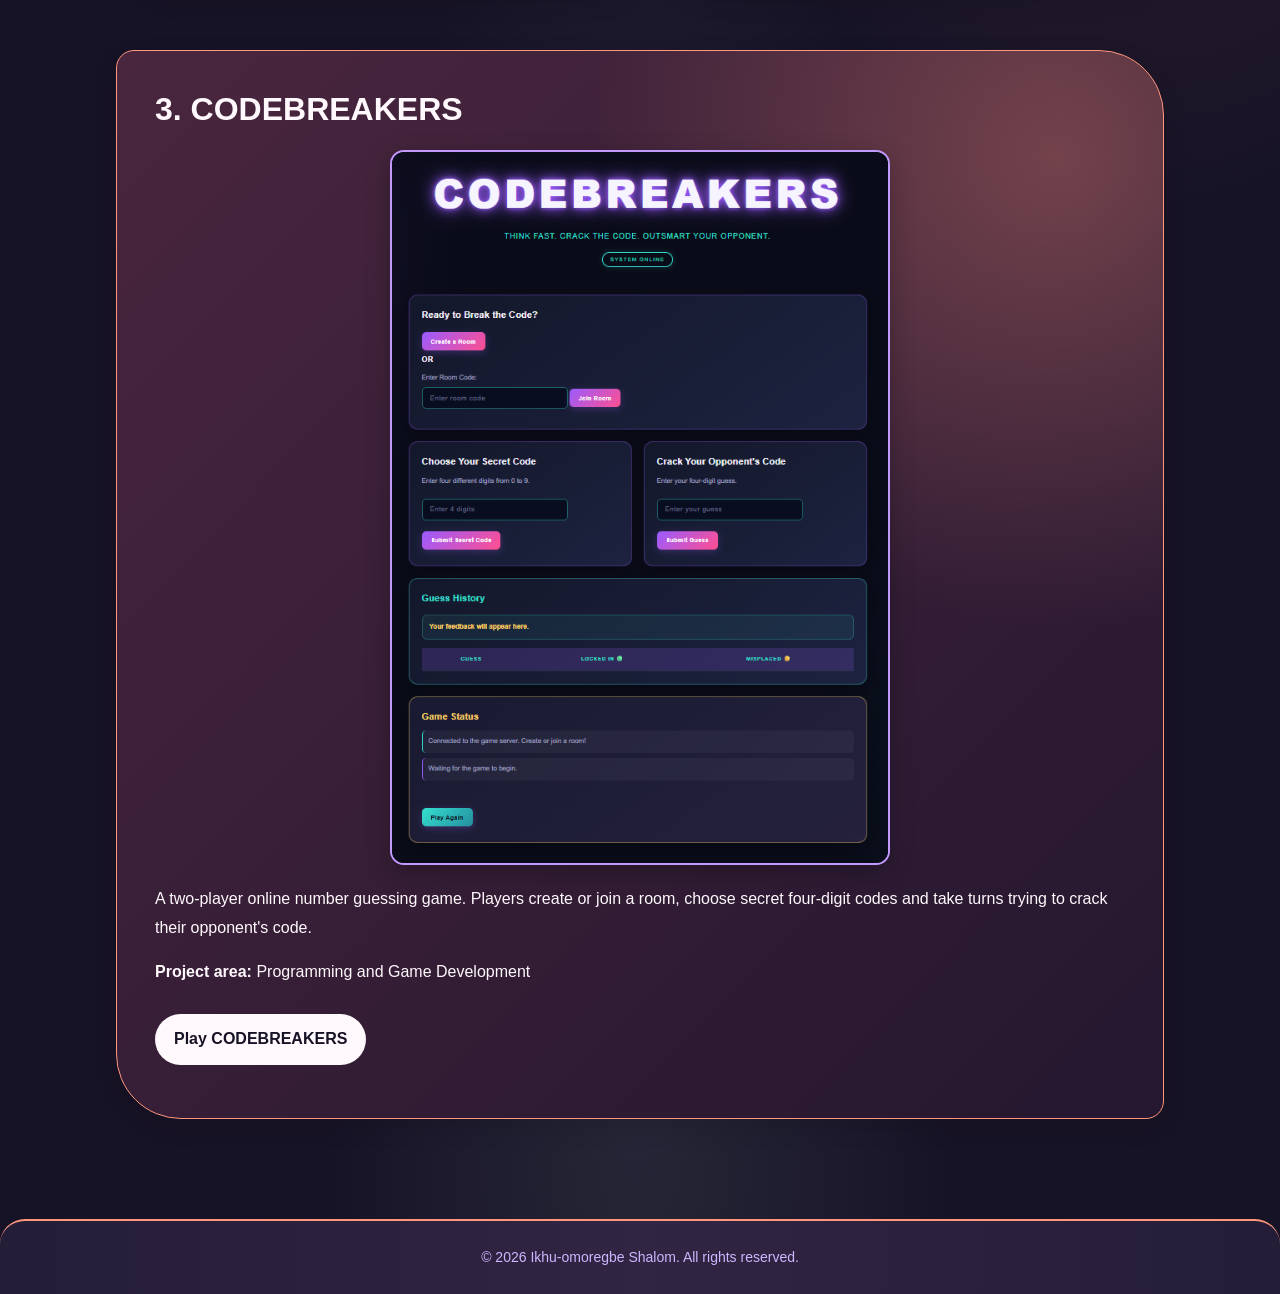
<file: projects.html>
<!DOCTYPE html>
<html lang="en">

<head>
    <meta charset="UTF-8">
    <meta name="viewport" content="width=device-width, initial-scale=1.0">
    <link rel="stylesheet" href="style.css">
    <title>My Projects | Shalom</title>
</head>

<body>
<nav>
    <ul>
        <li><a href="index.html">Home</a></li>
        <li><a href="about.html">About Me</a></li>
        <li><a href="projects.html">Projects</a></li>
        <li><a href="planner.html">Academic Planner</a></li>
        <li><a href="contact.html">Contact</a></li>
    </ul>
</nav>
<header class="projects-hero">
    <h1>My Projects</h1>
    <p>
        Welcome to my project portfolio. Here, I showcase
        my learning journey, creativity and practical work
        in healthcare and technology.
    </p>
</header>
<main class="projects-gallery">

    <section class="project blood-project">
        <h2>1. Blood Cell Learning Guide</h2>
<img
    src="project-images/blood-cell-guide.png.png"
    alt="Screenshot of my Blood Cell Learning Guide"
    class="project-image"
>
        <p>
            This is an educational project designed to
            introduce the different types of blood cells,
            their structures and their functions in the
            human body.
        </p>

        <p>
             Explore this interactive educational guide to learn
    about red blood cells, white blood cells and platelets,
    including their structures and functions.
        </p>
        <p>
    <a href="blood-cell-guide/index.html" target="_blank">
        View Blood Cell Learning Guide
    </a>
</p>
    </section>
  <section class="project calculator-project">
            <h2>2. Python Calculator</h2>
<img
    src="project-images/python-calculator.png.png"
    alt="Screenshot of my Python Calculator"
    class="project-image"
>
            <p>
                An interactive calculator developed using
                Python and a web interface. It performs basic
                mathematical operations, including addition,
                subtraction, multiplication and division.
            </p>

            <p><strong>Project area:</strong> Programming and Mathematics</p>

            <p>
               <a href="https://student-python-calculator.onrender.com" target="_blank">Open Python Calculator</a>
            </p>
        </section>

        <section class="project codebreakers-project">
            <h2>3. CODEBREAKERS</h2>
<img
    src="project-images/codebreakers.png.png"
    alt="Screenshot of my CODEBREAKERS game"
    class="project-image"
>
            <p>
                A two-player online number guessing game.
                Players create or join a room, choose secret
                four-digit codes and take turns trying to
                crack their opponent's code.
            </p>

            <p><strong>Project area:</strong> Programming and Game Development</p>

            <p>
                <a href="https://codebreakers-game.onrender.com" target="_blank" rel="noopener noreferrer">Play CODEBREAKERS</a>
            </p>
        </section>

    </main>

    <footer>
        <p>&copy; 2026 Ikhu-omoregbe Shalom. All rights reserved.</p>
    </footer>

</body>
</html>
</file>
<file: style.css>
/* =================================
   SHALOM'S STUDENT PORTFOLIO
   Main Website Styling
================================= */

/* 1. Colour scheme */

:root {
    --background: #171326;
    --surface: #241d38;
    --accent: #c19aff;
    --accent-blue: #a9d9d0;
    --text: #fff8fc;
    --muted: #c7bdd4;

    --lavender: #cdb6ff;
    --blush: #f6eaf2;
    --coral: #ff967d;
    --mint: #a9d9d0;
    --butter: #f5d77e;
}

/* 2. Basic page settings */

* {
    margin: 0;
    padding: 0;
    box-sizing: border-box;
}

html {
    scroll-behavior: smooth;
}

body {
    font-family: Arial, Helvetica, sans-serif;
    background-color: var(--background);
    background-image:
        radial-gradient(
            ellipse at 10% 15%,
            rgba(193, 154, 255, 0.18),
            transparent 28%
        ),
        radial-gradient(
            ellipse at 90% 35%,
            rgba(255, 150, 125, 0.13),
            transparent 30%
        ),
        radial-gradient(
            ellipse at 50% 90%,
            rgba(169, 217, 208, 0.10),
            transparent 35%
        );
    color: var(--text);
    line-height: 1.7;
    min-height: 100vh;
    overflow-x: hidden;
}

/* 3. Headings and paragraphs */

h1, h2, h3 {
    color: var(--text);
    line-height: 1.3;
}

p {
    color: var(--muted);
    margin-bottom: 15px;
}

a {
    color: var(--accent-blue);
    text-decoration: none;
}
/* 4. Navigation bar */

nav {
    background-color: var(--surface);
    padding: 20px 8%;
    display: flex;
    justify-content: center;
    align-items: center;
    gap: 30px;
    flex-wrap: wrap;
    border-bottom: 1px solid rgba(155, 92, 255, 0.2);
}

nav a {
    color: var(--text);
    font-size: 15px;
    font-weight: bold;
    transition: color 0.3s ease;
}

nav a:hover {
    color: var(--accent);
}
/* 5. Main content layout */

main {
    width: 85%;
    max-width: 1100px;
    margin: 50px auto;
    padding: 20px;
}

/* 6. Section styling */

section {
    background-color: var(--surface);
    padding: 30px;
    margin-bottom: 30px;
    border-radius: 15px;
    border: 1px solid rgba(155, 92, 255, 0.15);
}

/* 7. Heading styling */

h1 {
    font-size: 42px;
    margin-bottom: 20px;
    color: var(--accent);
}

h2 {
    font-size: 28px;
    margin-bottom: 18px;
}

h3 {
    font-size: 21px;
    margin-bottom: 12px;
}
/* 8. Homepage hero section */

.hero {
    display: flex;
    align-items: center;
    justify-content: space-between;
    gap: 50px;
    min-height: 450px;
}

/* Hero introduction text */

.hero-content {
    flex: 1;
}

.hero-content h1 {
    font-size: 48px;
    margin-bottom: 20px;
}

.hero-content p {
    font-size: 17px;
    max-width: 550px;
}

/* Hero photograph */

.hero-image {
    flex: 1;
    display: flex;
    justify-content: center;
}

.hero-image img {
    width: 100%;
    max-width: 350px;
    height: 400px;
    object-fit: cover;
    border-radius: 25px;
    border: 3px solid var(--accent);
    box-shadow: 0 0 30px rgba(155, 92, 255, 0.25);
}
/* 9. About Me page */

.biography {
    margin-top: 30px;
}

.biography h2 {
    color: var(--accent);
    margin-bottom: 20px;
}

.biography p {
    font-size: 16px;
    line-height: 1.9;
}
/* 10. Projects page */

.project-card {
    background-color: var(--surface);
    padding: 25px;
    margin: 25px 0;
    border: 1px solid rgba(155, 92, 255, 0.25);
    border-radius: 15px;
    transition: transform 0.3s ease, border-color 0.3s ease;
}

.project-card:hover {
    transform: translateY(-6px);
    border-color: var(--accent);
}

.project-card h2 {
    color: var(--accent);
}

.project-card p {
    line-height: 1.8;
}

.project-card a {
    display: inline-block;
    margin-top: 10px;
    font-weight: bold;
}

.project-card a:hover {
    color: var(--accent);
}
/* 11. Academic Planner */

#task-form {
    display: flex;
    flex-wrap: wrap;
    gap: 15px;
    margin: 25px 0;
}

input,
textarea {
    background-color: #202035;
    color: var(--text);
    border: 1px solid #45405e;
    border-radius: 8px;
    padding: 12px;
    font-size: 15px;
    max-width: 100%;
}

#task-input {
    flex: 1;
    min-width: 200px;
}

button {
    background-color: var(--accent);
    color: white;
    border: none;
    border-radius: 8px;
    padding: 12px 20px;
    cursor: pointer;
    font-weight: bold;
    transition: background-color 0.3s ease,
                transform 0.3s ease;
}

button:hover {
    background-color: #7c3aed;
    transform: translateY(-2px);
}

#task-list li {
    background-color: #202035;
    padding: 15px;
    margin: 12px 0;
    border-radius: 10px;
    display: flex;
    align-items: center;
    justify-content: space-between;
    flex-wrap: wrap;
    gap: 10px;
}
/* 12. Contact page */

#contact-form {
    display: flex;
    flex-direction: column;
    gap: 18px;
    max-width: 650px;
    margin: 25px auto;
}

#contact-form label {
    color: var(--text);
    font-weight: bold;
}

#contact-form input,
#contact-form textarea {
    width: 100%;
    padding: 14px;
    background-color: #202035;
    color: var(--text);
    border: 1px solid #45405e;
    border-radius: 8px;
    outline: none;
    transition: border-color 0.3s ease;
}

#contact-form input:focus,
#contact-form textarea:focus {
    border-color: var(--accent);
}

#contact-form textarea {
    min-height: 150px;
    resize: vertical;
}

#contact-form button {
    align-self: flex-start;
    min-width: 150px;
}
/* 13. Footer */

footer {
    background-color: var(--surface);
    text-align: center;
    padding: 25px 15px;
    margin-top: 50px;
    border-top: 1px solid rgba(155, 92, 255, 0.2);
}

footer p {
    margin: 0;
    font-size: 14px;
}

/* 14. Audio introduction */

.audio-introduction {
    margin-top: 25px;
    padding: 20px;
    background-color: var(--surface);
    border-radius: 12px;
    border: 1px solid rgba(155, 92, 255, 0.2);
}

audio {
    width: 100%;
    max-width: 400px;
    margin-top: 10px;
}

/* 15. Images */

img {
    max-width: 100%;
    height: auto;
}

.hero-image img {
    object-fit: cover;
}
/* 16. Responsive design for tablets and phones */

@media (max-width: 768px) {

    nav {
        gap: 15px;
        padding: 15px;
    }

    nav a {
        font-size: 14px;
    }

    main {
        width: 95%;
        margin: 25px auto;
        padding: 10px;
    }

    section {
        padding: 20px;
    }

    h1 {
        font-size: 32px;
    }

    h2 {
        font-size: 24px;
    }

    /* Stack homepage text and photo */

    .hero {
        flex-direction: column;
        text-align: center;
        gap: 30px;
    }

    .hero-content h1 {
        font-size: 36px;
    }

    .hero-content p {
        margin-left: auto;
        margin-right: auto;
    }

    .hero-image img {
        max-width: 280px;
        height: 320px;
    }

    /* Planner layout */

    #task-form {
        flex-direction: column;
    }

    #task-form input {
        width: 100%;
    }

    #task-list li {
        flex-direction: column;
        align-items: flex-start;
    }

    /* Contact form */

    #contact-form {
        width: 100%;
    }
}
/* 17. Playful editorial homepage */

.hero {
    background:
        radial-gradient(
            circle at 90% 10%,
            rgba(193, 154, 255, 0.18),
            transparent 35%
        ),
        var(--surface);
    border: 1px solid rgba(193, 154, 255, 0.25);
    border-radius: 28px;
    padding: 45px;
    position: relative;
    overflow: hidden;
}

/* Expressive homepage heading */

.hero-content h1 {
    font-size: clamp(36px, 5vw, 58px);
    color: var(--lavender);
    letter-spacing: -2px;
}

/* Highlighted words */

.hero-content h1 span {
    color: var(--coral);
}

/* Friendly introduction */

.hero-content p {
    font-size: 17px;
    line-height: 1.9;
}

/* Playful photograph */

.hero-image img {
    border: 4px solid var(--lavender);
    border-radius: 45% 45% 20px 20px;
    box-shadow: 12px 12px 0 var(--coral);
    transition: transform 0.4s ease;
}

.hero-image img:hover {
    transform: rotate(-2deg) scale(1.03);
}

/* Audio card */

.audio-introduction {
    background: rgba(193, 154, 255, 0.10);
    border: 1px solid rgba(193, 154, 255, 0.3);
    border-radius: 20px;
}
/* 18. Playful project cards */

.project-card {
    background: linear-gradient(
        145deg,
        #2d2445,
        #211b34
    );
    border: 1px solid rgba(193, 154, 255, 0.3);
    border-radius: 24px;
    padding: 28px;
    margin: 25px 0;
    box-shadow: 0 10px 25px rgba(0, 0, 0, 0.18);
    transition: transform 0.3s ease,
                box-shadow 0.3s ease;
}

.project-card:hover {
    transform: translateY(-8px);
    box-shadow: 0 15px 30px rgba(193, 154, 255, 0.15);
}

.project-card h2 {
    color: var(--lavender);
    font-size: 25px;
}

.project-card p {
    color: var(--muted);
    line-height: 1.9;
}

.project-card a {
    display: inline-block;
    background-color: var(--coral);
    color: #241d38;
    padding: 10px 18px;
    border-radius: 30px;
    font-weight: bold;
    margin-top: 12px;
    transition: transform 0.3s ease,
                background-color 0.3s ease;
}

.project-card a:hover {
    background-color: var(--butter);
    transform: scale(1.05);
}
/* 19. Playful About Me styling */

.biography {
    background: linear-gradient(
        135deg,
        #2d2445,
        #241d38
    );
    border-radius: 25px;
    padding: 30px;
}

.biography h2 {
    color: var(--coral);
    font-size: 27px;
}

.biography p {
    color: var(--muted);
    line-height: 2;
}

/* About page content sections */

.biography section {
    background-color: rgba(193, 154, 255, 0.08);
    border-radius: 18px;
    border-left: 4px solid var(--lavender);
    padding: 22px;
    margin: 20px 0;
}

/* Friendly list styling */

ul, ol {
    padding-left: 25px;
    color: var(--muted);
}

li {
    padding: 5px 0;
}

/* Colourful bullet points */

li::marker {
    color: var(--coral);
}
/* 20. Playful Academic Planner */

#task-form {
    background: linear-gradient(
        135deg,
        #302543,
        #241d38
    );
    padding: 25px;
    border-radius: 22px;
    border: 1px solid rgba(193, 154, 255, 0.25);
}

/* Planner input fields */

#task-input,
#task-date {
    background-color: #f6eaf2;
    color: #241d38;
    border: 2px solid transparent;
    border-radius: 12px;
    padding: 14px;
}

#task-input:focus,
#task-date:focus {
    outline: none;
    border-color: var(--coral);
}

/* Planner buttons */

button {
    background: var(--lavender);
    color: #241d38;
    border-radius: 30px;
    padding: 12px 20px;
    font-weight: bold;
}

button:hover {
    background: var(--coral);
    transform: translateY(-3px);
}

/* Individual task cards */

#task-list li {
    background: #302543;
    border: 1px solid rgba(193, 154, 255, 0.2);
    border-left: 5px solid var(--mint);
    border-radius: 16px;
    padding: 18px;
    margin: 15px 0;
    color: var(--text);
    box-shadow: 0 5px 15px rgba(0, 0, 0, 0.15);
}
/* 21. Playful Contact page */

#contact-form {
    background: linear-gradient(
        145deg,
        #302543,
        #241d38
    );
    padding: 30px;
    border: 1px solid rgba(193, 154, 255, 0.25);
    border-radius: 25px;
    box-shadow: 0 12px 30px rgba(0, 0, 0, 0.2);
}

/* Contact form labels */

#contact-form label {
    color: var(--lavender);
    font-size: 15px;
}

/* Contact form fields */

#contact-form input,
#contact-form textarea {
    background-color: #f6eaf2;
    color: #241d38;
    border: 2px solid transparent;
    border-radius: 13px;
    padding: 15px;
    font-family: inherit;
}

#contact-form input:focus,
#contact-form textarea:focus {
    border-color: var(--coral);
}

/* Contact submit button */

#contact-form button {
    background-color: var(--coral);
    color: #241d38;
    border-radius: 30px;
    padding: 14px 28px;
    font-size: 15px;
    font-weight: bold;
}

#contact-form button:hover {
    background-color: var(--butter);
    transform: translateY(-3px);
}
/* 22. Smooth entrance animation */

@keyframes fadeIn {
    from {
        opacity: 0;
        transform: translateY(20px);
    }

    to {
        opacity: 1;
        transform: translateY(0);
    }
}

main {
    animation: fadeIn 0.8s ease;
}

/* 23. Playful link effects */

a {
    transition: color 0.3s ease,
                transform 0.3s ease;
}

a:hover {
    color: var(--coral);
}

/* 24. Decorative section styling */

section {
    box-shadow: 0 8px 25px rgba(0, 0, 0, 0.12);
    transition: transform 0.3s ease,
                border-color 0.3s ease;
}

section:hover {
    border-color: rgba(193, 154, 255, 0.4);
}

/* 25. Footer finishing touches */

footer {
    background: linear-gradient(
        90deg,
        #241d38,
        #302543,
        #241d38
    );
    border-top: 2px solid var(--coral);
    border-radius: 25px 25px 0 0;
}

footer p {
    color: var(--lavender);
}

/* 26. Text selection colour */

::selection {
    background-color: var(--lavender);
    color: #241d38;
}

/* 27. Respect reduced motion preferences */

@media (prefers-reduced-motion: reduce) {
    *,
    *::before,
    *::after {
        animation-duration: 0.01ms !important;
        transition-duration: 0.01ms !important;
        scroll-behavior: auto !important;
    }
}
/* 28. Expressive homepage typography */

.hero-content h1 {
    font-size: clamp(42px, 6vw, 65px);
    font-weight: 800;
    letter-spacing: -2.5px;
    line-height: 1.15;
    color: var(--lavender);
}

.hero-content h3 {
    color: var(--coral);
    font-size: 23px;
}

.hero-content p {
    font-size: 17px;
    line-height: 1.9;
    max-width: 520px;
}

/* Pastel highlight on audio card */

.audio-introduction {
    background: linear-gradient(
        135deg,
        rgba(193, 154, 255, 0.18),
        rgba(255, 150, 125, 0.12)
    );
    border: 1px solid rgba(255, 150, 125, 0.35);
}
/* 29. Decorative editorial label */

.hero-label {
    display: inline-block;
    background-color: var(--blush);
    color: #6d4b8c !important;
    padding: 8px 15px;
    border-radius: 30px;
    font-size: 11px !important;
    font-weight: 800;
    letter-spacing: 1.5px;
    margin-bottom: 22px;
}
/* 30. Colourful project showcase */

.project-card:nth-of-type(1) {
    border-top: 5px solid var(--lavender);
}

.project-card:nth-of-type(2) {
    border-top: 5px solid var(--coral);
}

.project-card:nth-of-type(3) {
    border-top: 5px solid var(--mint);
}

.project-card h2 {
    margin-bottom: 15px;
}

.project-card a {
    text-decoration: none;
    box-shadow: 0 4px 12px rgba(255, 150, 125, 0.15);
}

.project-card:hover {
    transform: translateY(-7px) rotate(-0.3deg);
}
/* 31. About Me pastel information cards */

.biography {
    background: transparent;
    padding: 10px;
}

.biography section {
    background: #f6eaf2;
    color: #241d38;
    border: none;
    border-radius: 22px;
    padding: 25px;
    margin: 22px 0;
    box-shadow: 0 8px 20px rgba(0, 0, 0, 0.12);
    transition: transform 0.3s ease;
}

.biography section:hover {
    transform: translateY(-5px);
}

.biography section h2 {
    color: #7652a6;
}

.biography section p,
.biography section li {
    color: #51465f;
}

/* Alternate pastel card colours */

.biography section:nth-of-type(even) {
    background: #e9e1ff;
}

.biography section:nth-of-type(3n) {
    background: #dff1eb;
}
/* 32. Planner pastel details */

#task-form {
    background: linear-gradient(
        135deg,
        #e9e1ff,
        #f6eaf2
    );
    border: none;
    border-radius: 24px;
    padding: 28px;
}

#task-form input {
    background: #fffafd;
    color: #241d38;
    border: 1px solid #d8c5ed;
}

#task-form button {
    background: #7652a6;
    color: white;
    border-radius: 30px;
}

#task-form button:hover {
    background: var(--coral);
    color: #241d38;
}

#task-list li {
    background: #302543;
    border-left: 5px solid var(--mint);
    border-radius: 16px;
    padding: 18px;
    margin: 15px 0;
}
/* 33. Pastel Contact page */

#contact-form {
    background: linear-gradient(
        135deg,
        #e9e1ff,
        #f6eaf2
    );
    border: none;
    border-radius: 25px;
    padding: 30px;
    box-shadow: 0 12px 30px rgba(0, 0, 0, 0.18);
}

#contact-form label {
    color: #7652a6;
    font-weight: 800;
}

#contact-form input,
#contact-form textarea {
    background: #fffafd;
    color: #241d38;
    border: 1px solid #d8c5ed;
    border-radius: 12px;
}

#contact-form input:focus,
#contact-form textarea:focus {
    border-color: var(--coral);
}

#contact-form button {
    background: #7652a6;
    color: white;
    border-radius: 30px;
    padding: 14px 28px;
}

#contact-form button:hover {
    background: var(--coral);
    color: #241d38;
}
/* 34. Abstract editorial decorations */

.hero {
    position: relative;
    isolation: isolate;
    overflow: hidden;
}

/* Large lavender organic shape */

.hero::before {
    content: "";
    position: absolute;
    width: 230px;
    height: 230px;
    background: var(--lavender);
    border-radius: 42% 58% 63% 37% / 45% 40% 60% 55%;
    top: -90px;
    left: -75px;
    opacity: 0.18;
    z-index: -1;
    transform: rotate(25deg);
}

/* Coral floating circle */

.hero::after {
    content: "";
    position: absolute;
    width: 130px;
    height: 130px;
    background: var(--coral);
    border-radius: 50%;
    bottom: -55px;
    right: 25%;
    opacity: 0.20;
    z-index: -1;
}

/* Decorative photo frame */

.hero-image {
    position: relative;
    z-index: 1;
}

.hero-image::before {
    content: "";
    position: absolute;
    width: 90px;
    height: 90px;
    background: var(--mint);
    border-radius: 50%;
    top: -25px;
    right: 5px;
    z-index: -1;
}

/* Keep text above decorations */

.hero-content {
    position: relative;
    z-index: 1;
}
/* 35. Editorial typography */

.hero-content h1 {
    font-size: clamp(44px, 6vw, 72px);
    font-weight: 900;
    line-height: 1.05;
    letter-spacing: -3px;
    color: var(--blush);
    text-transform: none;
}

.hero-content h1 span {
    color: var(--coral);
    font-style: italic;
}

/* Decorative label */

.hero-label {
    display: inline-block;
    background: var(--lavender);
    color: #241d38 !important;
    padding: 9px 16px;
    border-radius: 4px 18px 4px 18px;
    font-size: 10px !important;
    font-weight: 900;
    letter-spacing: 2px;
    transform: rotate(-2deg);
}

/* Editorial heading details */

.hero-content h3 {
    color: var(--mint);
    font-size: 22px;
    letter-spacing: 1px;
}

/* Decorative star */

.hero-content::after {
    content: "✳️";
    position: absolute;
    color: var(--butter);
    font-size: 48px;
    top: 0;
    right: 5%;
    transform: rotate(15deg);
}

/* Small graphic divider */

.hero-content p:not(.hero-label)::before {
    content: "";
    display: block;
    width: 55px;
    height: 4px;
    background: var(--coral);
    border-radius: 10px;
    margin-bottom: 15px;
}
/* 36. Artistic portrait composition */

.hero-image {
    position: relative;
    isolation: isolate;
    padding: 25px;
}

/* Decorative frame behind portrait */

.hero-image::before {
    content: "";
    position: absolute;
    width: 85%;
    height: 90%;
    top: 5%;
    left: 8%;
    background: var(--lavender);
    border-radius: 48% 52% 18% 18%;
    transform: rotate(8deg);
    z-index: -1;
}

/* Coral decorative circle */

.hero-image::after {
    content: "✳️";
    position: absolute;
    top: 5px;
    right: 0;
    font-size: 65px;
    color: var(--coral);
    transform: rotate(18deg);
    z-index: 2;
}

/* Portrait styling */

.hero-image img {
    width: 100%;
    max-width: 350px;
    height: 400px;
    object-fit: cover;
    border: 5px solid var(--blush);
    border-radius: 48% 48% 18px 18px;
    box-shadow: 12px 12px 0 var(--coral);
    transform: rotate(-3deg);
    transition: transform 0.4s ease;
}

.hero-image img:hover {
    transform: rotate(0deg) scale(1.03);
}
/* 37. Editorial graphic decorations */

/* Decorative ring */

.hero-content {
    position: relative;
}

.hero-content::before {
    content: "";
    position: absolute;
    width: 75px;
    height: 75px;
    border: 3px solid var(--mint);
    border-radius: 50%;
    right: -15px;
    bottom: 5px;
    opacity: 0.8;
}

/* Decorative sparkle */

.hero::marker {
    content: "";
}

/* Graphic colour block */

.hero {
    background-image:
        linear-gradient(
            135deg,
            transparent 65%,
            rgba(193, 154, 255, 0.08) 65%
        );
}

/* Decorative label around the audio section */

.audio-introduction {
    position: relative;
    border-radius: 5px 25px 5px 25px;
    background: linear-gradient(
        135deg,
        rgba(193, 154, 255, 0.20),
        rgba(255, 150, 125, 0.13)
    );
    box-shadow: 6px 6px 0 rgba(255, 150, 125, 0.25);
}

/* Floating decorative symbol */

.audio-introduction::after {
    content: "✦";
    position: absolute;
    top: -18px;
    right: 20px;
    font-size: 30px;
    color: var(--butter);
}

/* Add subtle texture */

.hero {
    outline: 1px solid rgba(255, 255, 255, 0.08);
    outline-offset: 8px;
}
nav {
    position: relative;
    z-index: 10;
    display: flex;
    justify-content: center;
    padding: 18px 20px;
    margin: 20px auto 35px;
}

nav ul {
    display: flex;
    justify-content: center;
    align-items: center;
    flex-wrap: wrap;
    gap: 12px;
    list-style: none;
    padding: 12px 18px;
    margin: 0;
    background: rgba(255, 248, 252, 0.08);
    border: 1px solid rgba(205, 182, 255, 0.3);
    border-radius: 50px;
    backdrop-filter: blur(12px);
}

nav ul li a {
    display: block;
    color: var(--text);
    text-decoration: none;
    padding: 9px 15px;
    border-radius: 30px;
    font-size: 14px;
    font-weight: bold;
    transition: 0.3s ease;
}

nav ul li a:hover {
    background: var(--lavender);
    color: var(--background);
    transform: translateY(-3px);
}
/* ABOUT SECTION */

.biography {
    position: relative;
    max-width: 850px;
    margin: 90px auto;
    padding: 55px 50px;
    background:
        radial-gradient(circle at 95% 10%, rgba(193,154,255,0.15), transparent 25%),
        linear-gradient(135deg, #241d38, #302342);
    border: 1px solid rgba(205,182,255,0.25);
    border-radius: 12px 70px 12px 70px;
    box-shadow: 0 20px 50px rgba(0,0,0,0.2);
}

.biography::before {
    content: "01 — THE STORY";
    display: inline-block;
    color: var(--mint);
    font-size: 11px;
    font-weight: bold;
    letter-spacing: 3px;
    margin-bottom: 15px;
}

.biography::after {
    content: "✳️";
    position: absolute;
    top: 25px;
    right: 35px;
    color: var(--coral);
    font-size: 38px;
}

.biography h2 {
    color: var(--lavender);
    font-size: clamp(30px, 4vw, 44px);
    margin-bottom: 20px;
    letter-spacing: -1px;
}

.biography p {
    color: var(--text);
    font-size: 16px;
    line-height: 2;
    max-width: 720px;
}
/* ABOUT PAGE INTRODUCTION */

.about-page .about-hero {
    position: relative;
    isolation: isolate;
    overflow: hidden;
    max-width: 1100px;
    margin: 40px auto 70px;
    padding: 75px 55px;
    border-radius: 12px 100px 12px 12px;
    background:
        radial-gradient(
            circle at 90% 15%,
            rgba(193, 154, 255, 0.3),
            transparent 35%
        ),
        linear-gradient(135deg, #302342, #171326);
    border: 1px solid rgba(205, 182, 255, 0.25);
}

.about-page .about-hero::after {
    content: "ABOUT";
    position: absolute;
    z-index: -1;
    right: 25px;
    bottom: -25px;
    color: rgba(255, 248, 252, 0.05);
    font-size: clamp(70px, 15vw, 170px);
    font-weight: 900;
    letter-spacing: -8px;
}

.about-page .about-hero h1 {
    color: var(--lavender);
    font-size: clamp(48px, 8vw, 85px);
    font-weight: 900;
    letter-spacing: -4px;
    margin-bottom: 15px;
}

.about-page .about-hero p {
    color: var(--text);
    font-size: 18px;
    max-width: 550px;
}
/* ABOUT PAGE CONTENT SECTIONS */

.about-page .about-section {
    position: relative;
    max-width: 1050px;
    margin: 35px auto;
    padding: 40px 45px;
    overflow: hidden;
    background: linear-gradient(135deg, #241d38, #302342);
    border: 1px solid rgba(205, 182, 255, 0.2);
    border-radius: 18px 55px 18px 55px;
    box-shadow: 0 15px 35px rgba(0, 0, 0, 0.18);
    transition: transform 0.3s ease, border-color 0.3s ease;
}

.about-page .about-section:hover {
    transform: translateY(-5px);
    border-color: var(--lavender);
}

.about-page .about-section h2 {
    font-size: clamp(25px, 4vw, 36px);
    color: var(--lavender);
    margin-bottom: 18px;
    letter-spacing: -1px;
}

.about-page .about-section p {
    max-width: 780px;
    color: var(--text);
    line-height: 1.9;
}

.about-page .education-section {
    border-left: 6px solid var(--mint);
}

.about-page .career-section {
    border-left: 6px solid var(--coral);
    background:
        radial-gradient(circle at 95% 10%, rgba(255, 150, 125, 0.13), transparent 30%),
        linear-gradient(135deg, #241d38, #302342);
}

.about-page .skills-section {
    border-left: 6px solid var(--lavender);
}

.about-page .hobbies-section {
    border-left: 6px solid var(--butter);
    background:
        radial-gradient(circle at 95% 10%, rgba(245, 215, 126, 0.12), transparent 30%),
        linear-gradient(135deg, #241d38, #302342);
}
/* TECHNICAL SKILLS DESIGN */

.about-page .skills-section h3 {
    display: inline-block;
    color: var(--mint);
    font-size: 17px;
    margin: 18px 0 12px;
    padding: 8px 15px;
    background: rgba(169, 217, 208, 0.1);
    border-radius: 30px;
}

.about-page .skills-section ul {
    display: flex;
    flex-wrap: wrap;
    gap: 12px;
    list-style: none;
    padding: 0;
    margin: 0 0 18px;
}

.about-page .skills-section li {
    padding: 12px 20px;
    color: var(--text);
    background: rgba(205, 182, 255, 0.1);
    border: 1px solid rgba(205, 182, 255, 0.3);
    border-radius: 8px 22px 8px 22px;
    transition: 0.3s ease;
}

.about-page .skills-section li:hover {
    background: var(--lavender);
    color: var(--background);
    transform: translateY(-4px);
}
/* HOBBIES AND INTERESTS DESIGN */

.about-page .hobbies-section {
    position: relative;
    isolation: isolate;
}

.about-page .hobbies-section::after {
    content: "✳️  ♡  ✦";
    position: absolute;
    right: 35px;
    bottom: 20px;
    color: var(--coral);
    font-size: 30px;
    letter-spacing: 8px;
    opacity: 0.8;
}

.about-page .hobbies-section h2 {
    color: var(--butter);
}

.about-page .hobbies-section p {
    max-width: 700px;
    padding-right: 30px;
}
/* ABOUT PAGE MOBILE RESPONSIVENESS */

@media (max-width: 768px) {
    .about-page .about-hero {
        margin: 20px 12px 40px;
        padding: 45px 25px;
        border-radius: 12px 55px 12px 12px;
    }

    .about-page .about-hero h1 {
        letter-spacing: -2px;
    }

    .about-page .about-section {
        margin: 22px 12px;
        padding: 30px 24px;
        border-radius: 12px 35px 12px 35px;
    }

    .about-page .skills-section ul {
        gap: 9px;
    }

    .about-page .skills-section li {
        padding: 10px 14px;
        font-size: 14px;
    }

    .about-page .hobbies-section::after {
        font-size: 23px;
        right: 15px;
    }
}
/* PROJECTS GALLERY */

.projects-gallery {
    max-width: 1150px;
    margin: 50px auto;
    display: grid;
    grid-template-columns: 1fr 1fr;
    gap: 28px;
    align-items: stretch;
}

.projects-hero {
    max-width: 1100px;
    margin: 45px auto;
    padding: 65px 45px;
    border-radius: 15px 90px 15px 15px;
    background:
        radial-gradient(circle at 90% 15%, rgba(193,154,255,0.3), transparent 35%),
        linear-gradient(135deg, #302342, #171326);
    border: 1px solid rgba(205,182,255,0.25);
}

.projects-hero h1 {
    color: var(--lavender);
    font-size: clamp(45px, 7vw, 75px);
    font-weight: 900;
    letter-spacing: -3px;
}

.projects-hero p {
    max-width: 650px;
    font-size: 17px;
    color: var(--text);
    line-height: 1.9;
}

.projects-gallery .project {
    position: relative;
    overflow: hidden;
    padding: 38px;
    min-height: 330px;
    border-radius: 18px 65px 18px 65px;
    transition: transform 0.3s ease, box-shadow 0.3s ease;
}

.projects-gallery .project:hover {
    transform: translateY(-8px);
    box-shadow: 0 20px 40px rgba(0,0,0,0.3);
}

.projects-gallery .project h2 {
    font-size: clamp(24px, 3vw, 32px);
    margin-bottom: 18px;
    color: var(--text);
}

.projects-gallery .project p {
    line-height: 1.8;
    margin-bottom: 15px;
    color: var(--text);
}

.blood-project {
    background:
        radial-gradient(circle at 90% 10%, rgba(169,217,208,0.35), transparent 35%),
        linear-gradient(135deg, #21463f, #172c32);
    border: 1px solid var(--mint);
}

.calculator-project {
    background:
        radial-gradient(circle at 90% 10%, rgba(193,154,255,0.35), transparent 35%),
        linear-gradient(135deg, #39255b, #211832);
    border: 1px solid var(--lavender);
}

.codebreakers-project {
    grid-column: 1 / -1;
    background:
        radial-gradient(circle at 90% 10%, rgba(255,150,125,0.3), transparent 35%),
        linear-gradient(135deg, #49263e, #24172f);
    border: 1px solid var(--coral);
}

.projects-gallery .project a {
    display: inline-block;
    margin-top: 12px;
    padding: 11px 19px;
    border-radius: 30px;
    background: var(--text);
    color: var(--background);
    font-weight: bold;
    text-decoration: none;
    transition: 0.3s ease;
}

.projects-gallery .project a:hover {
    background: var(--butter);
    transform: translateY(-3px);
}
/* PROJECTS PAGE RESPONSIVENESS */

@media (max-width: 768px) {
    .projects-hero {
        margin: 20px 12px 35px;
        padding: 42px 25px;
        border-radius: 15px 55px 15px 15px;
    }

    .projects-hero h1 {
        letter-spacing: -2px;
    }

    .projects-gallery {
        grid-template-columns: 1fr;
        gap: 20px;
        margin: 30px 12px;
    }

    .projects-gallery .project {
        grid-column: auto;
        min-height: auto;
        padding: 30px 25px;
        border-radius: 15px 40px 15px 40px;
    }

    .projects-gallery .project h2 {
        font-size: 25px;
    }
}
/* =================================
   ACADEMIC PLANNER PAGE
================================= */

.planner-page {
    background: #f7f3f5;
    color: #302536;
}

.planner-hero {
    background: linear-gradient(135deg, #35152f, #70405f);
    color: #ffffff;
    text-align: center;
    padding: 80px 20px;
    margin-top: 0;
}

.planner-hero h1 {
    font-size: 42px;
    margin-bottom: 15px;
}

.planner-hero p {
    max-width: 650px;
    margin: auto;
    line-height: 1.8;
    font-size: 16px;
}

.planner-main {
    max-width: 850px;
    margin: 50px auto;
    padding: 0 20px;
}

.planner-card {
    background: #ffffff;
    padding: 35px;
    border-radius: 18px;
    box-shadow: 0 8px 30px rgba(50, 20, 45, 0.08);
}

.planner-card h2 {
    color: #542447;
    margin-bottom: 22px;
}

.planner-form {
    display: flex;
    flex-direction: column;
    gap: 12px;
}

.planner-form label {
    font-weight: 600;
    margin-top: 8px;
}

.planner-form input {
    padding: 13px;
    border: 1px solid #d9cbd5;
    border-radius: 9px;
    font-size: 15px;
}

.planner-form input:focus {
    outline: none;
    border-color: #8b4c78;
    box-shadow: 0 0 0 3px rgba(139, 76, 120, 0.12);
}

.planner-form button {
    background: #6d365f;
    color: white;
    padding: 13px;
    border: none;
    border-radius: 9px;
    cursor: pointer;
    font-weight: bold;
    transition: 0.3s;
}

.planner-form button:hover {
    background: #48203f;
    transform: translateY(-2px);
}

.task-list {
    list-style: none;
    padding: 0;
}

.task-list li {
    background: #f8f1f6;
    padding: 16px;
    margin: 12px 0;
    border-radius: 10px;
    display: flex;
    flex-wrap: wrap;
    align-items: center;
    gap: 10px;
}

.task-list button {
    padding: 9px 12px;
    border: none;
    border-radius: 7px;
    cursor: pointer;
    font-weight: 600;
}

.task-list button:first-of-type {
    background: #dcefe3;
    color: #245d39;
}

.task-list button:last-of-type {
    background: #f5dddd;
    color: #8a3030;
}

.planner-page footer {
    text-align: center;
    padding: 25px;
    color: #ffffff;
    background: #35152f;
}

@media (max-width: 600px) {
    .planner-hero {
        padding: 55px 18px;
    }

    .planner-hero h1 {
        font-size: 30px;
    }

    .planner-card {
        padding: 22px;
    }

    .task-list li {
        flex-direction: column;
        align-items: stretch;
    }
}
/* ACADEMIC STUDIO - NEW DESIGN */

.planner-page {
    background: #f5eee9;
}

.planner-hero {
    position: relative;
    overflow: hidden;
    background: #29152b;
    color: #fff8f0;
    padding: 100px 25px;
    text-align: left;
}

.planner-hero::after {
    content: "01";
    position: absolute;
    right: 8%;
    top: 5px;
    font-size: 190px;
    font-weight: 800;
    color: rgba(255,255,255,0.045);
}

.planner-hero h1 {
    color: #f5c5a9;
    font-size: 52px;
    letter-spacing: -2px;
}

.planner-hero p {
    margin: 0;
    max-width: 550px;
    color: #e4d5df;
}

.planner-main {
    max-width: 900px;
    margin: 65px auto;
}

.planner-card {
    background: #fffaf6;
    border: 1px solid #eadbd4;
    border-radius: 22px;
    padding: 40px;
    box-shadow: 0 15px 40px rgba(41,21,43,0.08);
}

.planner-card h2 {
    font-size: 23px;
    color: #29152b;
    border-left: 4px solid #d77c65;
    padding-left: 13px;
}

.planner-form {
    display: flex;
    flex-direction: column;
    gap: 14px;
}

.planner-form input {
    width: 100%;
    box-sizing: border-box;
    background: #f8f0ec;
    border: 1px solid #e6d5cd;
    padding: 15px;
    border-radius: 12px;
}

.planner-form button {
    width: fit-content;
    min-width: 150px;
    background: #d77c65;
    color: #29152b;
    padding: 14px 24px;
    border-radius: 30px;
    font-weight: 700;
}

.planner-form button:hover {
    background: #29152b;
    color: white;
}

.task-list li {
    background: #f5e9e3;
    border-left: 4px solid #d77c65;
    border-radius: 12px;
    padding: 18px;
    margin-bottom: 15px;
    transition: transform 0.3s ease;
}

.task-list li:hover {
    transform: translateY(-3px);
}

.task-list button:first-of-type {
    background: #dce9dd;
    color: #315b3b;
}

.task-list button:last-of-type {
    background: #f0d8d3;
    color: #8a3939;
}

@media (max-width: 600px) {
    .planner-hero {
        padding: 65px 22px;
    }

    .planner-hero h1 {
        font-size: 36px;
    }

    .planner-hero::after {
        font-size: 110px;
    }

    .planner-card {
        padding: 24px;
    }
}
/* Planner layout improvements */

.planner-main {
    width: 100%;
    max-width: 850px;
    margin: 60px auto;
    padding: 0 20px;
    box-sizing: border-box;
}

.planner-card {
    width: 100%;
    box-sizing: border-box;
}

.planner-form {
    display: flex;
    flex-direction: column;
    align-items: stretch;
    gap: 12px;
}

.planner-form input {
    width: 100%;
    box-sizing: border-box;
}

.planner-form button {
    align-self: flex-start;
    margin-top: 10px;
}
/* =================================
   ACADEMIC PLANNER - MODERN LUXURY
   STEP 1: HERO SECTION
================================= */

.planner-hero {
    position: relative;
    overflow: hidden;
    background:
        radial-gradient(
            circle at 85% 20%,
            rgba(193, 154, 255, 0.16),
            transparent 35%
        ),
        linear-gradient(135deg, #17233d, #291b35);

    color: #ffffff;
    text-align: center;
    padding: 90px 25px;
    border-bottom: 3px solid #c9a96e;
}

.planner-hero::after {
    content: "01";
    position: absolute;
    right: 8%;
    bottom: -65px;
    font-size: 210px;
    font-weight: 900;
    color: rgba(255, 255, 255, 0.045);
    pointer-events: none;
}

.planner-hero h1 {
    position: relative;
    z-index: 1;
    color: #e7c995;
    font-family: Georgia, "Times New Roman", serif;
    font-size: clamp(36px, 5vw, 55px);
    font-weight: 600;
    letter-spacing: 1px;
    margin-bottom: 18px;
}

.planner-hero p {
    position: relative;
    z-index: 1;
    max-width: 650px;
    margin: auto;
    color: #e2e6ef;
    font-size: 16px;
    line-height: 1.9;
}

@media (max-width: 600px) {
    .planner-hero {
        padding: 65px 20px;
    }

    .planner-hero::after {
        font-size: 120px;
        bottom: -30px;
    }
}
/* =================================
   STEP 2: LUXURY TASK ENTRY CARD
================================= */

.planner-card {
    background: #fffdf9;
    padding: 42px;
    border: 1px solid #e7dcc9;
    border-top: 4px solid #c9a96e;
    border-radius: 16px;
    box-shadow: 0 15px 40px rgba(23, 35, 61, 0.09);
}

.planner-card h2 {
    color: #202b49;
    font-family: Georgia, "Times New Roman", serif;
    font-size: 25px;
    font-weight: 600;
    margin-bottom: 22px;
}

.planner-form,
.plammer-form {
    display: flex;
    flex-direction: column;
    gap: 13px;
    margin-bottom: 42px;
}

.planner-form label,
.plammer-form label {
    color: #34415e;
    font-weight: 600;
    font-size: 14px;
}

.planner-form input,
.plammer-form input {
    width: 100%;
    padding: 15px 16px;
    background: #f7f7fa;
    color: #202b49;
    border: 1px solid #d9dce5;
    border-radius: 9px;
    font-size: 15px;
    transition: border-color 0.3s ease,
                box-shadow 0.3s ease;
}

.planner-form input:focus,
.plammer-form input:focus {
    outline: none;
    border-color: #c9a96e;
    box-shadow: 0 0 0 3px rgba(201, 169, 110, 0.15);
}

.planner-form button,
.plammer-form button {
    align-self: flex-start;
    min-width: 150px;
    margin-top: 10px;
    padding: 13px 25px;
    background: #202b49;
    color: #ffffff;
    border: 1px solid #c9a96e;
    border-radius: 8px;
    font-weight: 600;
    cursor: pointer;
    transition: 0.3s ease;
}

.planner-form button:hover,
.plammer-form button:hover {
    background: #c9a96e;
    color: #202b49;
    transform: translateY(-2px);
}

@media (max-width: 600px) {
    .planner-card {
        padding: 25px 20px;
    }

    .planner-card h2 {
        font-size: 21px;
    }

    .planner-form button,
    .planner-form button {
        width: 100%;
    }
}
/* =================================
   STEP 3: LUXURY ACADEMIC TASK CARDS
================================= */

.task-list {
    list-style: none;
    padding: 0;
    margin-top: 20px;
}

.task-list li {
    display: flex;
    flex-wrap: wrap;
    align-items: center;
    gap: 12px;
    padding: 20px;
    margin: 15px 0;
    background: #f3f5f9;
    color: #202b49;
    border: 1px solid #dce1eb;
    border-left: 5px solid #c9a96e;
    border-radius: 10px;
    box-shadow: 0 5px 15px rgba(32, 43, 73, 0.05);
    transition: transform 0.3s ease,
                box-shadow 0.3s ease;
}

.task-list li:hover {
    transform: translateY(-3px);
    box-shadow: 0 9px 22px rgba(32, 43, 73, 0.10);
}

/* Mark as completed button */

.task-list li button:first-of-type {
    background: #dce9df;
    color: #285b3c;
    border: 1px solid #b8d2bf;
    border-radius: 7px;
    padding: 9px 14px;
    font-size: 13px;
    font-weight: 600;
    cursor: pointer;
    transition: 0.3s ease;
}

.task-list li button:first-of-type:hover {
    background: #285b3c;
    color: white;
}

/* Delete button */

.task-list li button:last-of-type {
    background: #f4e2e2;
    color: #963f48;
    border: 1px solid #e8c5c5;
    border-radius: 7px;
    padding: 9px 14px;
    font-size: 13px;
    font-weight: 600;
    cursor: pointer;
    transition: 0.3s ease;
}

.task-list li button:last-of-type:hover {
    background: #963f48;
    color: white;
}

/* Mobile task cards */

@media (max-width: 600px) {
    .task-list li {
        flex-direction: column;
        align-items: stretch;
        padding: 17px;
    }

    .task-list li button {
        width: 100%;
    }
}
/* =================================
   STEP 4: FINAL PLANNER FINISHING TOUCHES
================================= */

/* Page background */

.planner-page {
    background:
        radial-gradient(
            circle at 10% 30%,
            rgba(193, 154, 255, 0.10),
            transparent 30%
        ),
        #eef1f7;
}

/* Planner content spacing */

.planner-main {
    max-width: 900px;
    width: 100%;
    margin: 65px auto;
    padding: 0 22px;
}

/* Add elegant separation between planner sections */

.planner-card h2:last-of-type {
    margin-top: 35px;
    padding-top: 25px;
    border-top: 1px solid #e5dfd3;
}

/* Small gold detail beneath headings */

.planner-card h2 {
    position: relative;
}

/* Footer */

.planner-page footer {
    background: #17233d;
    color: #f5f1e9;
    padding: 25px 15px;
    border-top: 2px solid #c9a96e;
    text-align: center;
}

.planner-page footer p {
    color: #dce2ed;
    font-size: 14px;
    margin: 0;
}

/* Smooth appearance */

.planner-card {
    animation: plannerAppear 0.7s ease both;
}

@keyframes plannerAppear {
    from {
        opacity: 0;
        transform: translateY(18px);
    }

    to {
        opacity: 1;
        transform: translateY(0);
    }
}

/* Small screen improvements */

@media (max-width: 600px) {
    .planner-main {
        margin: 35px auto;
        padding: 0 15px;
    }

    .planner-hero p {
        font-size: 14px;
    }
}
/* =================================
   STEP 3: LUXURY ACADEMIC TASK CARDS
================================= */

.task-list {
    list-style: none;
    padding: 0;
    margin-top: 20px;
}

.task-list li {
    display: flex;
    flex-wrap: wrap;
    align-items: center;
    gap: 12px;
    padding: 20px;
    margin: 15px 0;
    background: #f3f5f9;
    color: #202b49;
    border: 1px solid #dce1eb;
    border-left: 5px solid #c9a96e;
    border-radius: 10px;
    box-shadow: 0 5px 15px rgba(32, 43, 73, 0.05);
    transition: transform 0.3s ease,
                box-shadow 0.3s ease;
}

.task-list li:hover {
    transform: translateY(-3px);
    box-shadow: 0 9px 22px rgba(32, 43, 73, 0.10);
}

/* Mark as completed button */

.task-list li button:first-of-type {
    background: #dce9df;
    color: #285b3c;
    border: 1px solid #b8d2bf;
    border-radius: 7px;
    padding: 9px 14px;
    font-size: 13px;
    font-weight: 600;
    cursor: pointer;
    transition: 0.3s ease;
}

.task-list li button:first-of-type:hover {
    background: #285b3c;
    color: white;
}

/* Delete button */

.task-list li button:last-of-type {
    background: #f4e2e2;
    color: #963f48;
    border: 1px solid #e8c5c5;
    border-radius: 7px;
    padding: 9px 14px;
    font-size: 13px;
    font-weight: 600;
    cursor: pointer;
    transition: 0.3s ease;
}

.task-list li button:last-of-type:hover {
    background: #963f48;
    color: white;
}

/* Mobile task cards */

@media (max-width: 600px) {
    .task-list li {
        flex-direction: column;
        align-items: stretch;
        padding: 17px;
    }

    .task-list li button {
        width: 100%;
    }
}
/* COUNTER VISIBILITY FIX */

.planner-page .task-summary {
    display: grid;
    grid-template-columns: repeat(2, 1fr);
    gap: 20px;
    margin: 30px 0;
}

.planner-page .summary-box {
    display: flex;
    flex-direction: column;
    align-items: center;
    justify-content: center;
    background: #202b49;
    padding: 25px;
    border: 2px solid #c9a96e;
    border-radius: 12px;
    min-height: 130px;
}

.planner-page .summary-box p {
    color: white;
    margin-bottom: 10px;
}

.planner-page .summary-box strong {
    display: block;
    color: #e7c995;
    font-size: 38px;
    font-weight: bold;
}

@media (max-width: 500px) {
    .planner-page .task-summary {
        grid-template-columns: 1fr;
    }
}
/* STEP 7: ACADEMIC PROGRESS BAR */

.progress-section {
    background: #f0f2f8;
    padding: 22px;
    margin: 25px 0 35px;
    border-radius: 12px;
    border: 1px solid #dce1eb;
}

.progress-heading {
    display: flex;
    justify-content: space-between;
    align-items: center;
    gap: 10px;
    margin-bottom: 15px;
}

.progress-heading h3 {
    color: #202b49;
    font-size: 17px;
    margin: 0;
}

#progress-percentage {
    color: #9b7845;
    font-size: 20px;
    font-weight: bold;
}

.progress-track {
    width: 100%;
    height: 13px;
    background: #d9dfeb;
    border-radius: 20px;
    overflow: hidden;
}

.progress-fill {
    width: 0%;
    height: 100%;
    background: linear-gradient(90deg, #202b49, #c9a96e);
    border-radius: 20px;
    transition: width 0.5s ease;
}

#progress-text {
    color: #52617d;
    font-size: 13px;
    margin: 12px 0 0;
}

@media (max-width: 500px) {
    .progress-section {
        padding: 17px;
    }

    .progress-heading h3 {
        font-size: 15px;
    }
}
/* Fix homepage name on mobile screens */
@media screen and (max-width: 600px) {
    header h1 {
        font-size: 25px;
        text-align: center;
        overflow-wrap: anywhere;
        padding: 0 10px;
    }
}
/* Contact page mobile introduction */
@media screen and (max-width: 600px) {
    body > header p {
        font-size: 15px;
        line-height: 1.7;
        padding: 0 15px;
        text-align: center;
        overflow-wrap: break-word;
    }
}
/* Project screenshot styling */
.project-image {
    display: block;
    width: 100%;
    max-width: 500px;
    height: auto;
    margin: 20px auto;
    border-radius: 14px;
    border: 2px solid var(--accent);
    box-shadow: 0 8px 25px rgba(0, 0, 0, 0.25);
    transition: transform 0.3s ease;
}

.project-image:hover {
    transform: scale(1.02);
}
</file>
<file: blood-cell-guide/blood-style.css>
/* BLOOD CELL LEARNING GUIDE - COLOUR PALETTE */

:root {
    --cream: #fbf6ed;
    --white: #ffffff;
    --burgundy: #711f35;
    --blood-red: #c94350;
    --mint: #b9d9c8;
    --deep-green: #28594b;
    --dark-text: #302b2a;
    --soft-text: #756b68;
}

/* BASIC PAGE SETTINGS */

* {
    margin: 0;
    padding: 0;
    box-sizing: border-box;
}

html {
    scroll-behavior: smooth;
}

body {
    font-family: Arial, Helvetica, sans-serif;
    background:
        radial-gradient(circle at 5% 10%, rgba(185, 217, 200, 0.35), transparent 25%),
        radial-gradient(circle at 95% 80%, rgba(201, 67, 80, 0.10), transparent 25%),
        var(--cream);
    color: var(--dark-text);
    line-height: 1.7;
    min-height: 100vh;
}
/* MEDICAL LEARNING GUIDE HEADER */

header {
    position: relative;
    overflow: hidden;
    isolation: isolate;
    max-width: 1200px;
    margin: 35px auto 60px;
    padding: 85px 65px;
    border-radius: 18px 100px 18px 18px;
    background:
        radial-gradient(circle at 85% 20%, rgba(185, 217, 200, 0.25), transparent 30%),
        linear-gradient(135deg, #711f35, #3d1728);
    color: #ffffff;
}

header::before {
    content: "01";
    position: absolute;
    z-index: -1;
    right: 45px;
    bottom: -70px;
    font-size: 260px;
    font-weight: 900;
    line-height: 1;
    color: rgba(255, 255, 255, 0.06);
}

header::after {
    content: "✳️";
    position: absolute;
    top: 30px;
    right: 55px;
    color: var(--mint);
    font-size: 55px;
}

header h1 {
    max-width: 750px;
    font-size: clamp(42px, 7vw, 78px);
    line-height: 1.05;
    letter-spacing: -3px;
    margin-bottom: 25px;
    color: #ffffff;
}

header p {
    max-width: 620px;
    font-size: 18px;
    line-height: 1.9;
    color: #f7e9e9;
}
/* MAIN CONTENT LAYOUT */

main {
    max-width: 1200px;
    margin: 0 auto;
    padding: 0 25px 60px;
}

/* LEARNING SECTIONS */

main section {
    margin: 35px 0;
    padding: 40px;
    background: rgba(255, 255, 255, 0.85);
    border: 1px solid rgba(113, 31, 53, 0.12);
    border-radius: 16px 45px 16px 16px;
    box-shadow: 0 12px 35px rgba(70, 30, 40, 0.07);
}

/* SECTION HEADINGS */

main section h2 {
    color: var(--burgundy);
    font-size: clamp(25px, 4vw, 35px);
    margin-bottom: 20px;
    line-height: 1.2;
}

main section h3 {
    color: var(--deep-green);
    font-size: 19px;
    margin: 25px 0 10px;
}

main section p {
    color: var(--soft-text);
    line-height: 1.9;
    margin-bottom: 15px;
}

/* LISTS */

main section ul {
    padding-left: 25px;
    margin: 12px 0 20px;
}

main section li {
    color: var(--dark-text);
    padding: 5px 0;
}

main section li::marker {
    color: var(--blood-red);
}
/* BLOOD CELL COMPARISON TABLE */

main section table {
    width: 100%;
    border-collapse: collapse;
    margin-top: 25px;
    background: var(--white);
    border: none;
    overflow: hidden;
    border-radius: 12px;
}

main section th {
    background: var(--burgundy);
    color: var(--white);
    padding: 18px;
    text-align: left;
    font-size: 15px;
}

main section td {
    padding: 17px 18px;
    border-bottom: 1px solid #eee5e2;
    color: var(--dark-text);
}

main section tr:nth-child(even) {
    background: #f3f8f4;
}

main section tr:hover {
    background: #fbe9e9;
    transition: background 0.3s ease;
}
/* BLOOD CELL IMAGE PRESENTATION */

main section img {
    display: block;
    width: 100%;
    max-width: 430px;
    height: 280px;
    object-fit: cover;
    margin: 25px auto;
    border-radius: 18px 55px 18px 18px;
    border: 5px solid var(--mint);
    box-shadow: 0 15px 30px rgba(113, 31, 53, 0.12);
    transition: transform 0.4s ease, box-shadow 0.4s ease;
}

main section img:hover {
    transform: scale(1.025);
    box-shadow: 0 20px 35px rgba(113, 31, 53, 0.2);
}

/* INDIVIDUAL BLOOD CELL SECTIONS */

main section:nth-of-type(3),
main section:nth-of-type(4),
main section:nth-of-type(5) {
    position: relative;
    overflow: hidden;
}

main section:nth-of-type(3) {
    border-top: 6px solid var(--blood-red);
}

main section:nth-of-type(4) {
    border-top: 6px solid var(--deep-green);
}

main section:nth-of-type(5) {
    border-top: 6px solid var(--burgundy);
}
/* INTERACTIVE QUIZ DESIGN */

#quiz {
    background:
        radial-gradient(circle at 95% 5%, rgba(185, 217, 200, 0.3), transparent 30%),
        linear-gradient(135deg, #ffffff, #f8eee9);
    border: 2px solid rgba(113, 31, 53, 0.18);
    padding: 45px;
}

#quiz h2 {
    color: var(--burgundy);
    font-size: clamp(30px, 4vw, 42px);
    margin-bottom: 30px;
}

#blood-cell-quiz h3 {
    color: var(--deep-green);
    margin-top: 30px;
    padding-bottom: 8px;
    border-bottom: 1px solid rgba(40, 89, 75, 0.2);
}

#blood-cell-quiz > label {
    display: block;
    width: fit-content;
    margin: 12px 0;
    padding: 12px 18px;
    background: #ffffff;
    border: 1px solid #eadbd8;
    border-radius: 10px;
    cursor: pointer;
    transition: 0.3s ease;
}

#blood-cell-quiz > label:hover {
    background: #e8f3ec;
    border-color: var(--deep-green);
}

#blood-cell-quiz input[type="radio"] {
    accent-color: var(--blood-red);
    margin-right: 10px;
}

#blood-cell-quiz button {
    display: inline-block;
    margin-top: 30px;
    padding: 15px 28px;
    border: none;
    border-radius: 30px;
    background: var(--burgundy);
    color: #ffffff;
    font-size: 15px;
    font-weight: bold;
    cursor: pointer;
    transition: 0.3s ease;
}

#blood-cell-quiz button:hover {
    background: var(--deep-green);
    transform: translateY(-3px);
}

#quiz-result {
    margin-top: 25px;
    padding: 15px;
    border-radius: 10px;
    background: var(--mint);
    color: var(--deep-green);
    font-weight: bold;
}
/* MOBILE RESPONSIVENESS */

@media (max-width: 768px) {

    header {
        margin: 15px 12px 35px;
        padding: 45px 25px;
        border-radius: 15px 55px 15px 15px;
    }

    header h1 {
        font-size: 42px;
        letter-spacing: -2px;
    }

    header p {
        font-size: 16px;
    }

    header::before {
        font-size: 150px;
        right: 10px;
        bottom: -35px;
    }

    header::after {
        right: 20px;
        top: 15px;
        font-size: 35px;
    }

    main {
        padding: 0 12px 40px;
    }

    main section {
        padding: 25px 20px;
        margin: 22px 0;
        border-radius: 12px 35px 12px 12px;
    }

    main section img {
        height: auto;
        max-width: 100%;
    }

    main section table {
        font-size: 13px;
    }

    main section th,
    main section td {
        padding: 10px 8px;
    }

    #quiz {
        padding: 25px 20px;
    }

    #blood-cell-quiz > label {
        width: 100%;
    }
}
</file>
